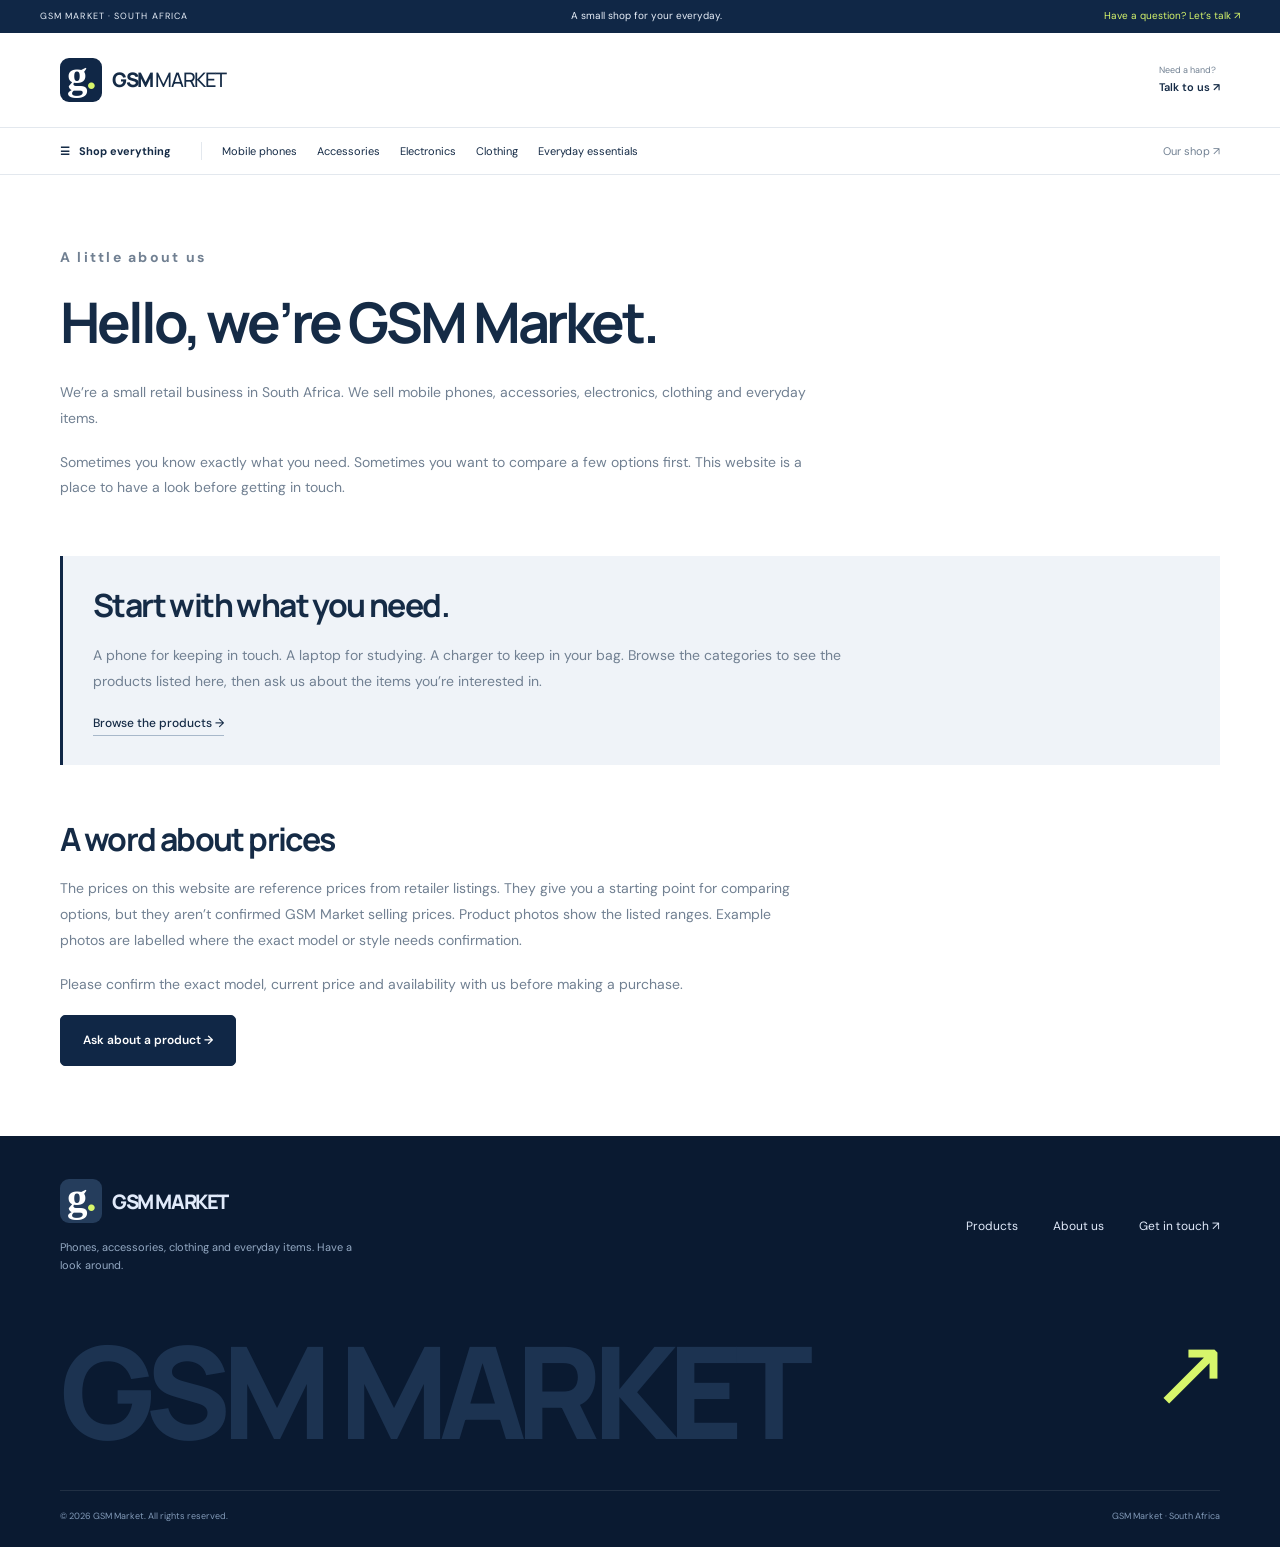
<file: about.html>
<!DOCTYPE html>
<html lang="en">
<head>
    <meta charset="UTF-8">
    <meta name="viewport" content="width=device-width, initial-scale=1.0">
    <title>GSM Market | About Us</title>
    <meta name="theme-color" content="#142d50">
    <link rel="stylesheet" href="styles.css">
</head>
<body class="about-page">

<a class="skip-link" href="#main-content">Skip to content</a>
<div class="announcement"><span>GSM MARKET · SOUTH AFRICA</span><p>A small shop for your everyday.</p><a href="contact.html">Have a question? Let’s talk ↗</a></div>
<header class="site-header">
<a class="brand" href="index.html" aria-label="GSM Market home"><span class="brand-mark" aria-hidden="true">g<span>.</span></span><span>GSM<span class="brand-light"> MARKET</span></span></a>
<div class="header-tools"><a href="contact.html" class="help-link">Need a hand?<strong>Talk to us ↗</strong></a></div>
</header><nav class="store-nav" aria-label="Main navigation"><a href="products.html">☰ &nbsp; Shop everything</a><a href="mobile-phones.html">Mobile phones</a><a href="accessories.html">Accessories</a><a href="electronics.html">Electronics</a><a href="clothing.html">Clothing</a><a href="everyday-items.html">Everyday essentials</a><a href="about.html">Our shop ↗</a></nav>

<main id="main-content" class="inner-page about-page">
    <section>
        <p class="eyebrow">A little about us</p>
        <h1>Hello, we’re GSM Market.</h1>
        <p>We’re a small retail business in South Africa. We sell mobile phones, accessories, electronics, clothing and everyday items.</p>
        <p>Sometimes you know exactly what you need. Sometimes you want to compare a few options first. This website is a place to have a look before getting in touch.</p>
    </section>
    <section class="about-note">
        <h2>Start with what you need.</h2>
        <p>A phone for keeping in touch. A laptop for studying. A charger to keep in your bag. Browse the categories to see the products listed here, then ask us about the items you’re interested in.</p>
        <a class="text-link" href="products.html">Browse the products →</a>
    </section>
    <section>
        <h2>A word about prices</h2>
        <p>The prices on this website are reference prices from retailer listings. They give you a starting point for comparing options, but they aren’t confirmed GSM Market selling prices. Product photos show the listed ranges. Example photos are labelled where the exact model or style needs confirmation.</p>
        <p>Please confirm the exact model, current price and availability with us before making a purchase.</p>
        <a class="button" href="contact.html">Ask about a product →</a>
    </section>
</main>

<footer class="site-footer"><div class="footer-top"><div><a class="brand" href="index.html"><span class="brand-mark" aria-hidden="true">g<span>.</span></span><span>GSM MARKET</span></a><p>Phones, accessories, clothing and everyday items. Have a look around.</p></div><nav aria-label="Footer navigation"><a href="products.html">Products</a><a href="about.html">About us</a><a href="contact.html">Get in touch ↗</a></nav></div><div class="footer-wordmark" aria-hidden="true">GSM MARKET<span>↗</span></div><div class="footer-bottom"><small>&copy; 2026 GSM Market. All rights reserved.</small><small>GSM Market · South Africa</small></div></footer>

</body>
</html>
</file>
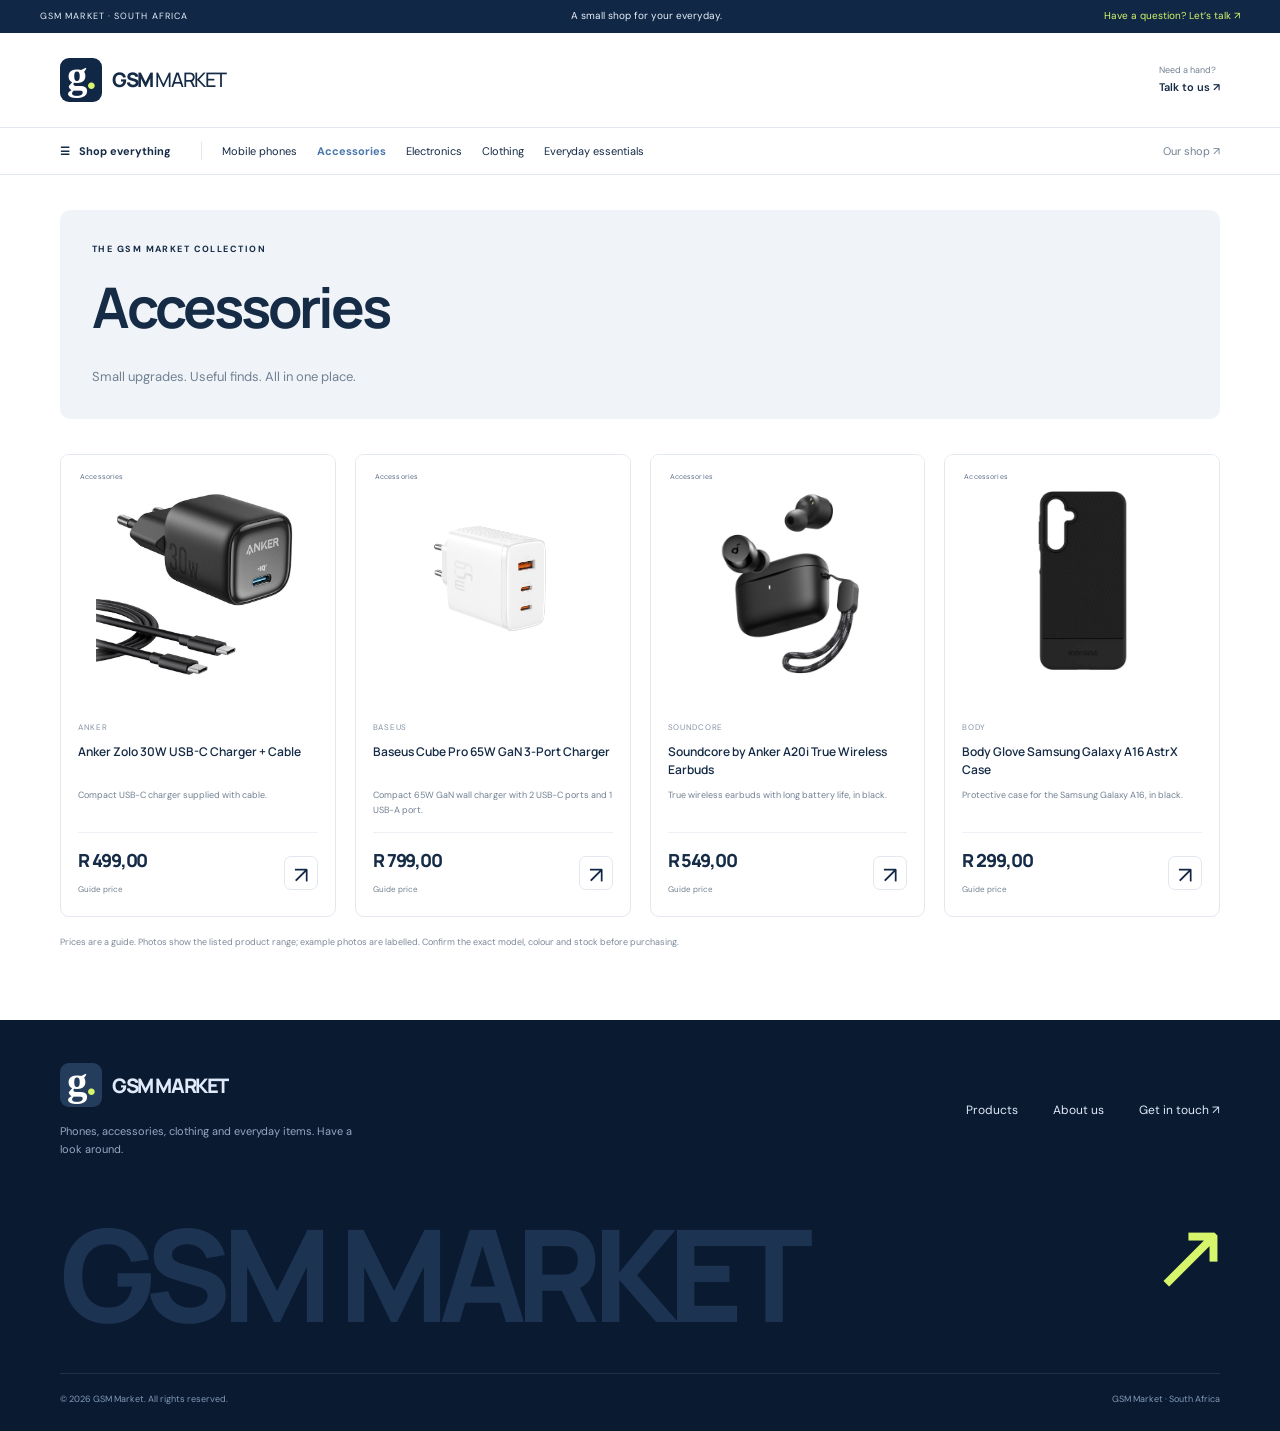
<file: accessories.html>
<!DOCTYPE html>
<html lang="en">
<head>
<meta charset="UTF-8">
<meta name="viewport" content="width=device-width, initial-scale=1.0">
<title>GSM Market | Phone Accessories</title>
    <meta name="theme-color" content="#142d50">
    <link rel="stylesheet" href="styles.css">
</head>
<body class="accessories-page">
<a class="skip-link" href="#main-content">Skip to content</a>
<div class="announcement"><span>GSM MARKET · SOUTH AFRICA</span><p>A small shop for your everyday.</p><a href="contact.html">Have a question? Let’s talk ↗</a></div>
<header class="site-header">
<a class="brand" href="index.html" aria-label="GSM Market home"><span class="brand-mark" aria-hidden="true">g<span>.</span></span><span>GSM<span class="brand-light"> MARKET</span></span></a>
<div class="header-tools"><a href="contact.html" class="help-link">Need a hand?<strong>Talk to us ↗</strong></a></div>
</header><nav class="store-nav" aria-label="Main navigation"><a href="products.html">☰ &nbsp; Shop everything</a><a href="mobile-phones.html">Mobile phones</a><a href="accessories.html" aria-current="page">Accessories</a><a href="electronics.html">Electronics</a><a href="clothing.html">Clothing</a><a href="everyday-items.html">Everyday essentials</a><a href="about.html">Our shop ↗</a></nav>

<main id="main-content" class="inner-page shop-page"><div class="catalogue-heading"><p class="eyebrow">THE GSM MARKET COLLECTION</p><h1>Accessories</h1><p>Small upgrades. Useful finds. All in one place.</p></div><div class="store-grid"><article class="store-card"><div class="store-card-image variant-0"><img src="assets/products/anker-zolo-30w.jpg" alt="Anker Zolo 30W USB-C Charger + Cable — product photo" loading="lazy"><span class="product-label">Accessories</span></div><div class="store-card-info"><span class="product-brand">Anker</span><h3>Anker Zolo 30W USB-C Charger + Cable</h3><p>Compact USB-C charger supplied with cable.</p><div class="store-card-bottom"><div><strong>R 499,00</strong><small>Guide price</small></div><a class="add-button" href="contact.html" aria-label="Ask about Anker Zolo 30W USB-C Charger + Cable">↗</a></div></div></article><article class="store-card"><div class="store-card-image variant-1"><img src="assets/products/baseus-cube-pro-65w.jpg" alt="Baseus Cube Pro 65W GaN 3-Port Charger — product photo" loading="lazy"><span class="product-label">Accessories</span></div><div class="store-card-info"><span class="product-brand">Baseus</span><h3>Baseus Cube Pro 65W GaN 3-Port Charger</h3><p>Compact 65W GaN wall charger with 2 USB-C ports and 1 USB-A port.</p><div class="store-card-bottom"><div><strong>R 799,00</strong><small>Guide price</small></div><a class="add-button" href="contact.html" aria-label="Ask about Baseus Cube Pro 65W GaN 3-Port Charger">↗</a></div></div></article><article class="store-card"><div class="store-card-image variant-2"><img src="assets/products/soundcore-a20i.webp" alt="Soundcore by Anker A20i True Wireless Earbuds — product photo" loading="lazy"><span class="product-label">Accessories</span></div><div class="store-card-info"><span class="product-brand">Soundcore</span><h3>Soundcore by Anker A20i True Wireless Earbuds</h3><p>True wireless earbuds with long battery life, in black.</p><div class="store-card-bottom"><div><strong>R 549,00</strong><small>Guide price</small></div><a class="add-button" href="contact.html" aria-label="Ask about Soundcore by Anker A20i True Wireless Earbuds">↗</a></div></div></article><article class="store-card"><div class="store-card-image variant-0"><img src="assets/products/body-glove-a16-case.webp" alt="Body Glove Samsung Galaxy A16 AstrX Case — product photo" loading="lazy"><span class="product-label">Accessories</span></div><div class="store-card-info"><span class="product-brand">Body</span><h3>Body Glove Samsung Galaxy A16 AstrX Case</h3><p>Protective case for the Samsung Galaxy A16, in black.</p><div class="store-card-bottom"><div><strong>R 299,00</strong><small>Guide price</small></div><a class="add-button" href="contact.html" aria-label="Ask about Body Glove Samsung Galaxy A16 AstrX Case">↗</a></div></div></article></div><p class="price-note">Prices are a guide. Photos show the listed product range; example photos are labelled. Confirm the exact model, colour and stock before purchasing.</p></main>

<footer class="site-footer"><div class="footer-top"><div><a class="brand" href="index.html"><span class="brand-mark" aria-hidden="true">g<span>.</span></span><span>GSM MARKET</span></a><p>Phones, accessories, clothing and everyday items. Have a look around.</p></div><nav aria-label="Footer navigation"><a href="products.html">Products</a><a href="about.html">About us</a><a href="contact.html">Get in touch ↗</a></nav></div><div class="footer-wordmark" aria-hidden="true">GSM MARKET<span>↗</span></div><div class="footer-bottom"><small>&copy; 2026 GSM Market. All rights reserved.</small><small>GSM Market · South Africa</small></div></footer>
</body>
</html>
</file>
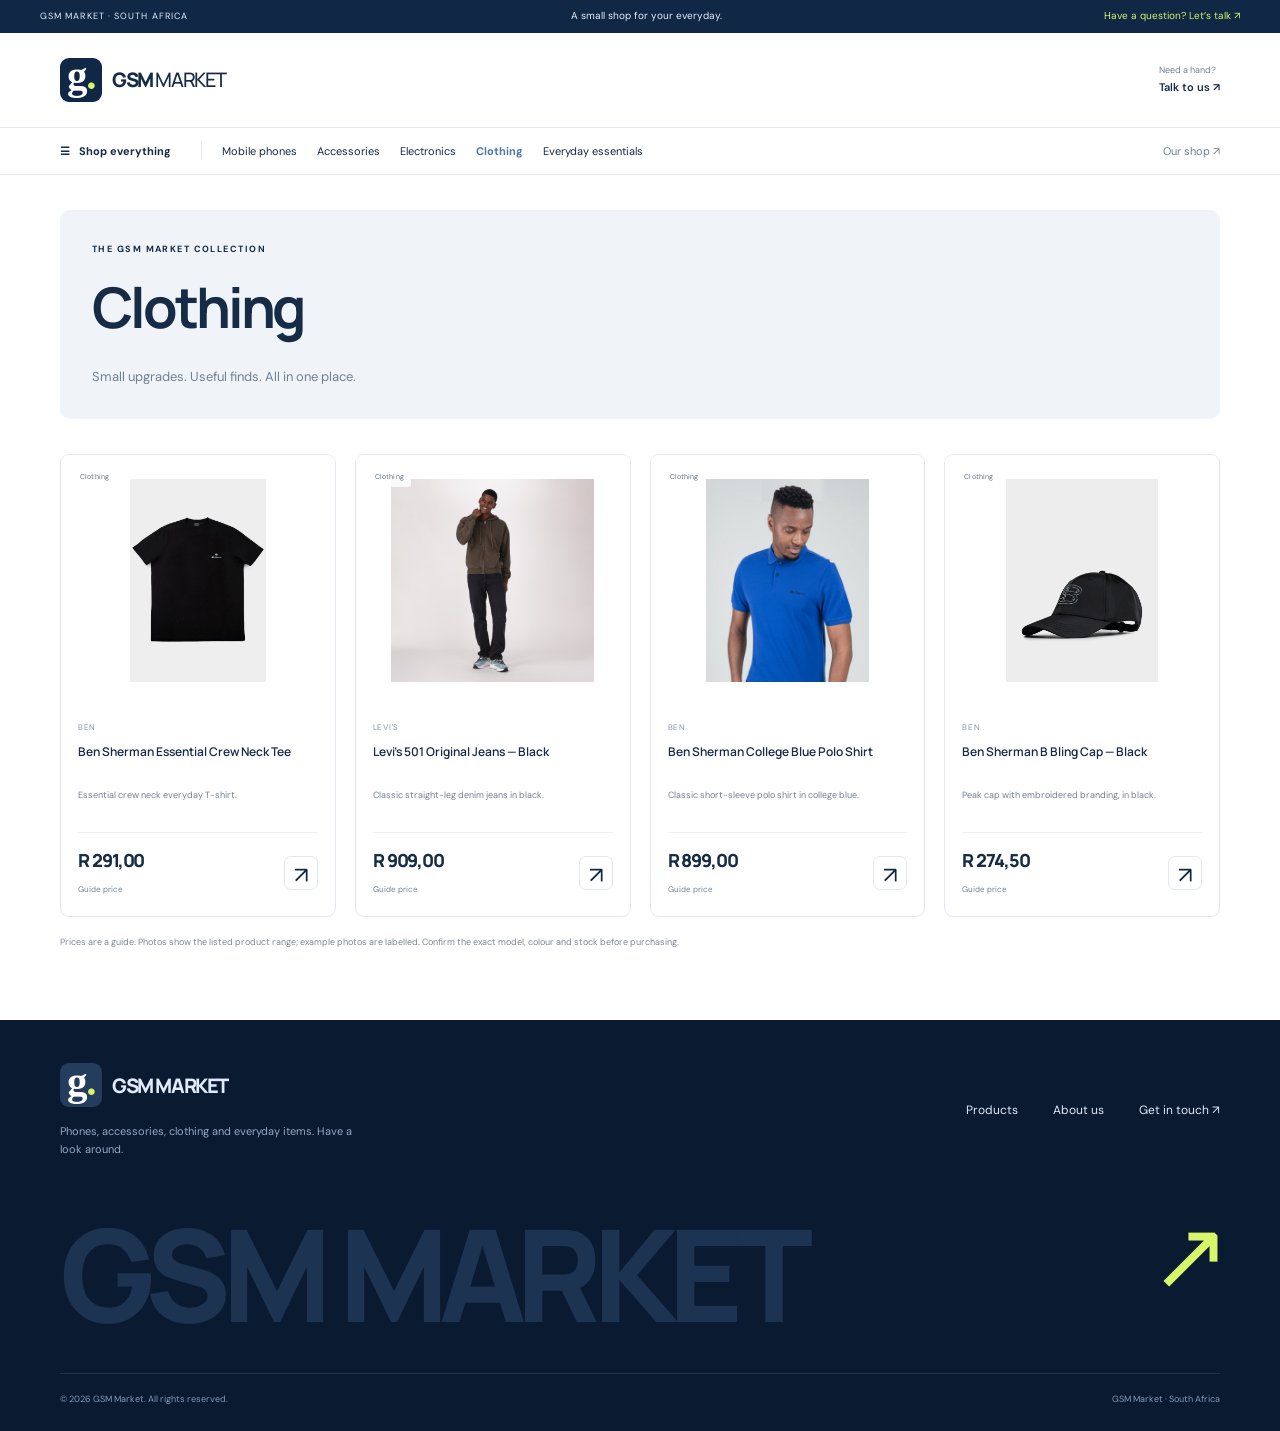
<file: clothing.html>
<!DOCTYPE html>
<html lang="en">
<head>
<meta charset="UTF-8">
<meta name="viewport" content="width=device-width, initial-scale=1.0">
<title>GSM Market | Clothing</title>
    <meta name="theme-color" content="#142d50">
    <link rel="stylesheet" href="styles.css">
</head>
<body class="clothing-page">
<a class="skip-link" href="#main-content">Skip to content</a>
<div class="announcement"><span>GSM MARKET · SOUTH AFRICA</span><p>A small shop for your everyday.</p><a href="contact.html">Have a question? Let’s talk ↗</a></div>
<header class="site-header">
<a class="brand" href="index.html" aria-label="GSM Market home"><span class="brand-mark" aria-hidden="true">g<span>.</span></span><span>GSM<span class="brand-light"> MARKET</span></span></a>
<div class="header-tools"><a href="contact.html" class="help-link">Need a hand?<strong>Talk to us ↗</strong></a></div>
</header><nav class="store-nav" aria-label="Main navigation"><a href="products.html">☰ &nbsp; Shop everything</a><a href="mobile-phones.html">Mobile phones</a><a href="accessories.html">Accessories</a><a href="electronics.html">Electronics</a><a href="clothing.html" aria-current="page">Clothing</a><a href="everyday-items.html">Everyday essentials</a><a href="about.html">Our shop ↗</a></nav>

<main id="main-content" class="inner-page shop-page"><div class="catalogue-heading"><p class="eyebrow">THE GSM MARKET COLLECTION</p><h1>Clothing</h1><p>Small upgrades. Useful finds. All in one place.</p></div><div class="store-grid"><article class="store-card"><div class="store-card-image variant-0"><img src="assets/products/ben-sherman-tee.jpg" alt="Ben Sherman Essential Crew Neck Tee — product photo" loading="lazy"><span class="product-label">Clothing</span></div><div class="store-card-info"><span class="product-brand">Ben</span><h3>Ben Sherman Essential Crew Neck Tee</h3><p>Essential crew neck everyday T-shirt.</p><div class="store-card-bottom"><div><strong>R 291,00</strong><small>Guide price</small></div><a class="add-button" href="contact.html" aria-label="Ask about Ben Sherman Essential Crew Neck Tee">↗</a></div></div></article><article class="store-card"><div class="store-card-image variant-1"><img src="assets/products/levis-501-black.jpg" alt="Levi&#39;s 501 Original Jeans in black — product photo" loading="lazy"><span class="product-label">Clothing</span></div><div class="store-card-info"><span class="product-brand">Levi&#39;s</span><h3>Levi&#39;s 501 Original Jeans — Black</h3><p>Classic straight-leg denim jeans in black.</p><div class="store-card-bottom"><div><strong>R 909,00</strong><small>Guide price</small></div><a class="add-button" href="contact.html" aria-label="Ask about Levi&#39;s 501 Original Jeans — Black">↗</a></div></div></article><article class="store-card"><div class="store-card-image variant-2"><img src="assets/products/ben-sherman-polo.jpg" alt="Ben Sherman College Blue Polo Shirt — product photo" loading="lazy"><span class="product-label">Clothing</span></div><div class="store-card-info"><span class="product-brand">Ben</span><h3>Ben Sherman College Blue Polo Shirt</h3><p>Classic short-sleeve polo shirt in college blue.</p><div class="store-card-bottom"><div><strong>R 899,00</strong><small>Guide price</small></div><a class="add-button" href="contact.html" aria-label="Ask about Ben Sherman College Blue Polo Shirt">↗</a></div></div></article><article class="store-card"><div class="store-card-image variant-0"><img src="assets/products/ben-sherman-cap.jpg" alt="Ben Sherman B Bling Cap in black — product photo" loading="lazy"><span class="product-label">Clothing</span></div><div class="store-card-info"><span class="product-brand">Ben</span><h3>Ben Sherman B Bling Cap — Black</h3><p>Peak cap with embroidered branding, in black.</p><div class="store-card-bottom"><div><strong>R 274,50</strong><small>Guide price</small></div><a class="add-button" href="contact.html" aria-label="Ask about Ben Sherman B Bling Cap — Black">↗</a></div></div></article></div><p class="price-note">Prices are a guide. Photos show the listed product range; example photos are labelled. Confirm the exact model, colour and stock before purchasing.</p></main>

<footer class="site-footer"><div class="footer-top"><div><a class="brand" href="index.html"><span class="brand-mark" aria-hidden="true">g<span>.</span></span><span>GSM MARKET</span></a><p>Phones, accessories, clothing and everyday items. Have a look around.</p></div><nav aria-label="Footer navigation"><a href="products.html">Products</a><a href="about.html">About us</a><a href="contact.html">Get in touch ↗</a></nav></div><div class="footer-wordmark" aria-hidden="true">GSM MARKET<span>↗</span></div><div class="footer-bottom"><small>&copy; 2026 GSM Market. All rights reserved.</small><small>GSM Market · South Africa</small></div></footer>
</body>
</html>
</file>
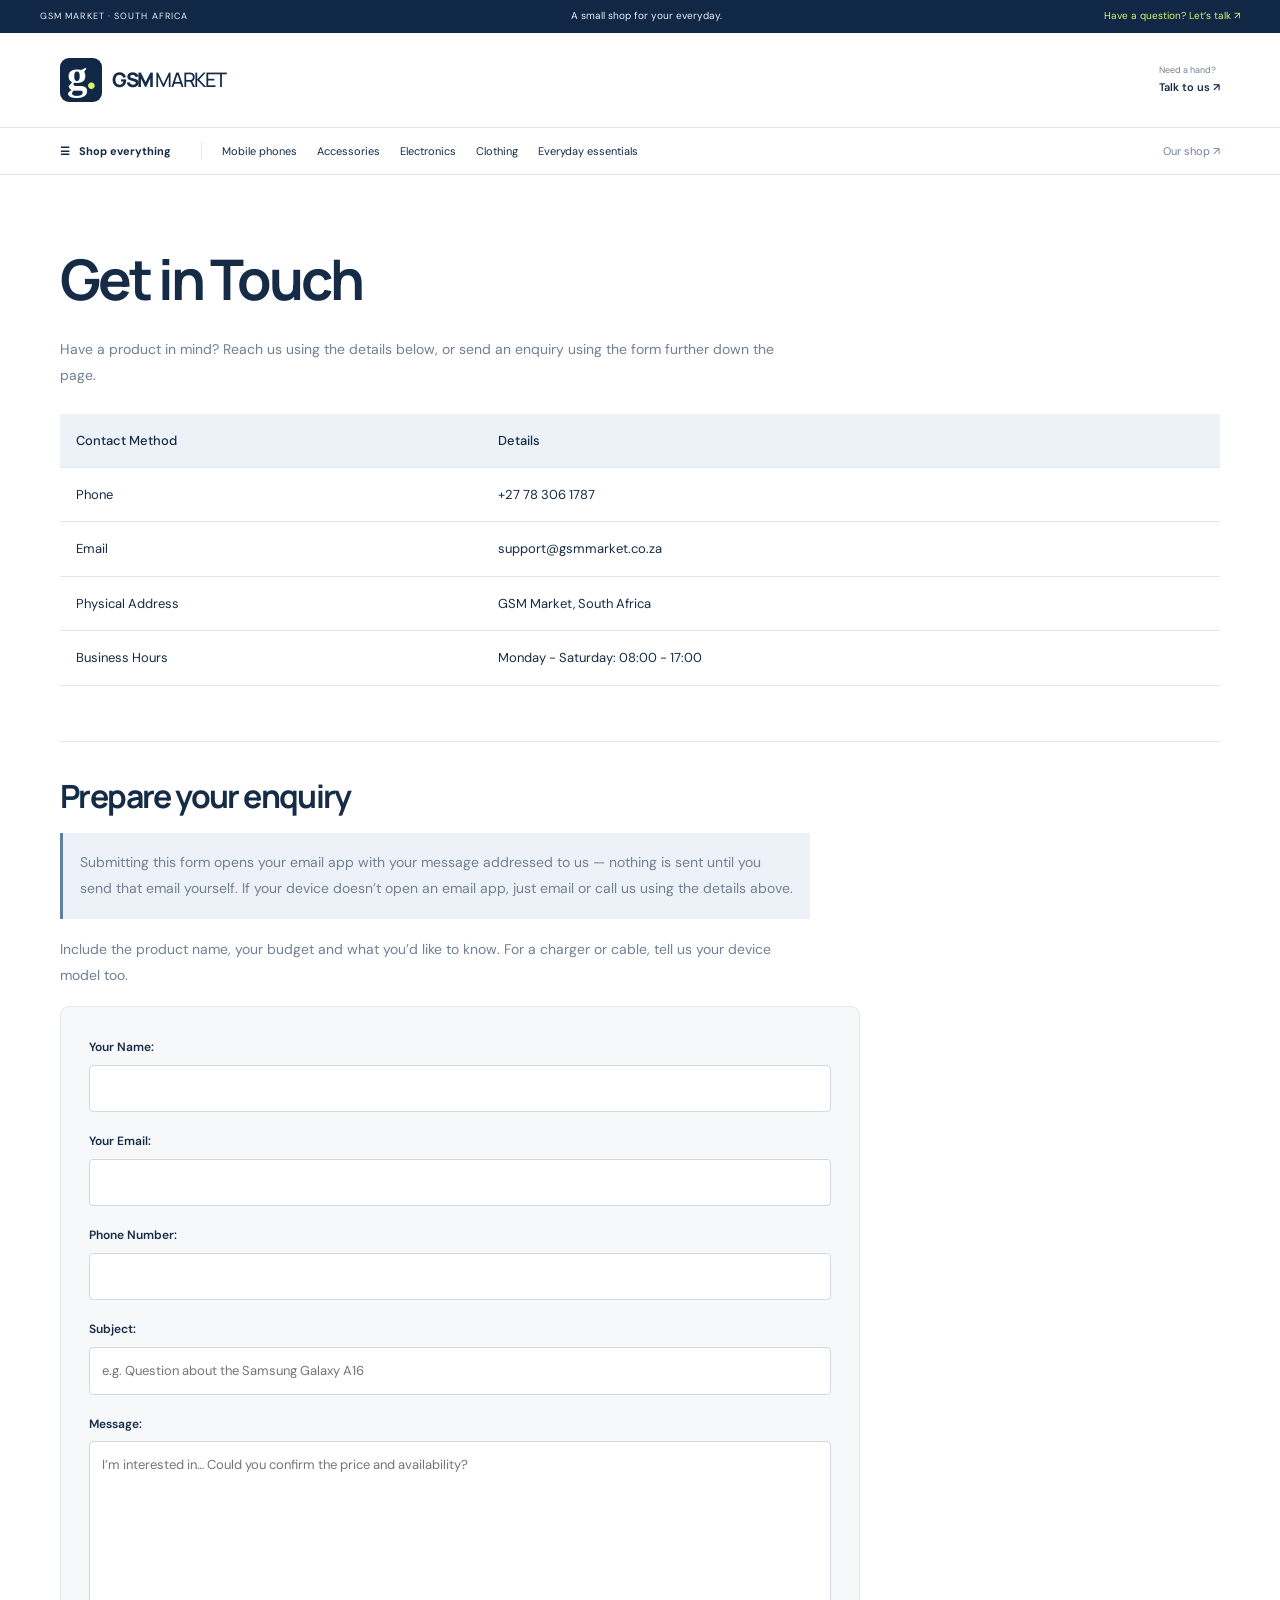
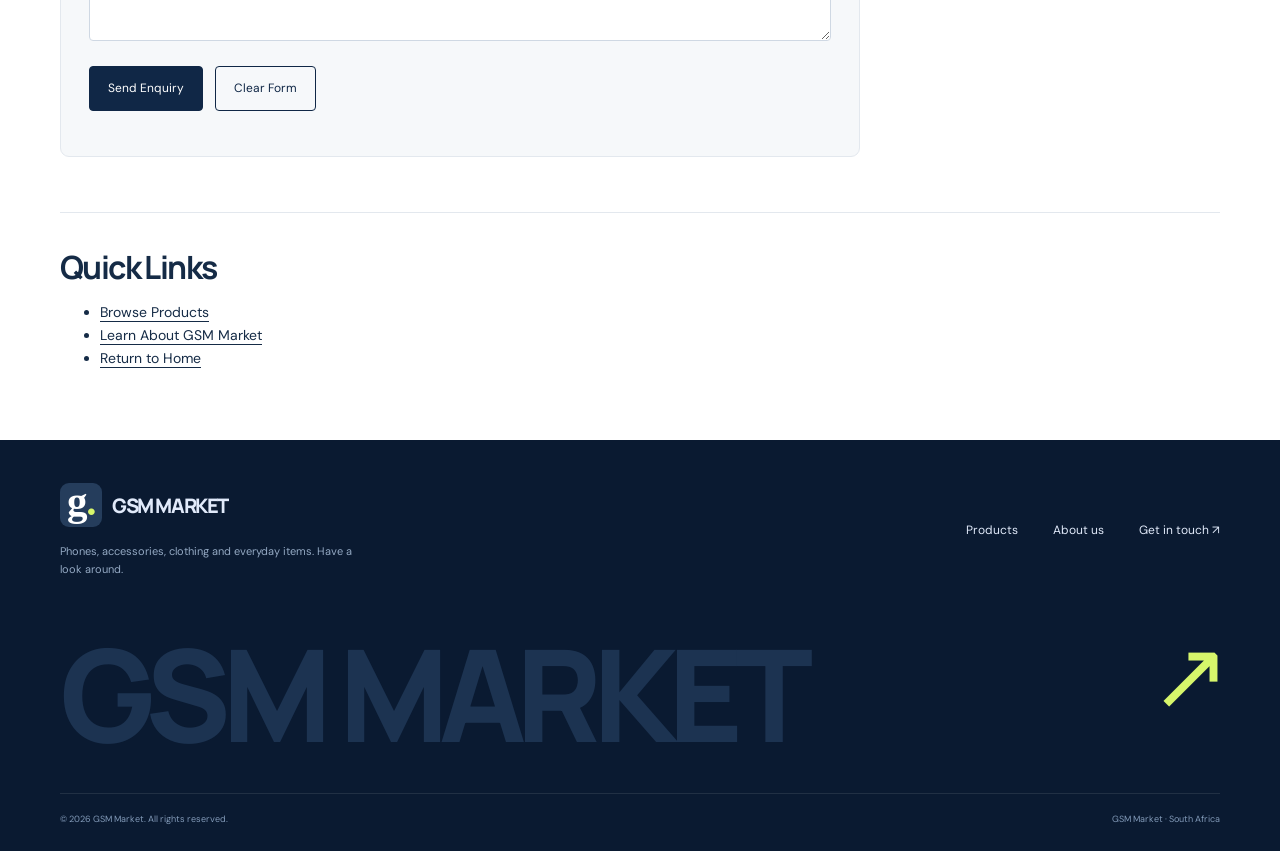
<file: contact.html>
<!DOCTYPE html>
<html lang="en">
<head>
    <meta charset="UTF-8">
    <meta name="viewport" content="width=device-width, initial-scale=1.0">
    <title>GSM Market | Contact Us</title>
    <meta name="theme-color" content="#142d50">
    <link rel="stylesheet" href="styles.css">
</head>
<body class="contact-page">

<a class="skip-link" href="#main-content">Skip to content</a>
<div class="announcement"><span>GSM MARKET · SOUTH AFRICA</span><p>A small shop for your everyday.</p><a href="contact.html">Have a question? Let’s talk ↗</a></div>
<header class="site-header">
<a class="brand" href="index.html" aria-label="GSM Market home"><span class="brand-mark" aria-hidden="true">g<span>.</span></span><span>GSM<span class="brand-light"> MARKET</span></span></a>
<div class="header-tools"><a href="contact.html" class="help-link">Need a hand?<strong>Talk to us ↗</strong></a></div>
</header><nav class="store-nav" aria-label="Main navigation"><a href="products.html">☰ &nbsp; Shop everything</a><a href="mobile-phones.html">Mobile phones</a><a href="accessories.html">Accessories</a><a href="electronics.html">Electronics</a><a href="clothing.html">Clothing</a><a href="everyday-items.html">Everyday essentials</a><a href="about.html">Our shop ↗</a></nav>

<main id="main-content" class="inner-page">
    <section>
        <h1>Get in Touch</h1>
        <p>
            Have a product in mind? Reach us using the details below, or send an enquiry using the form further down the page.
        </p>

        <table class="info-table">
            <tr>
                <th>Contact Method</th>
                <th>Details</th>
            </tr>
            <tr>
                <td>Phone</td>
                <td><a href="tel:+27783061787">+27 78 306 1787</a></td>
            </tr>
            <tr>
                <td>Email</td>
                <td><a href="mailto:support@gsmmarket.co.za">support@gsmmarket.co.za</a></td>
            </tr>
            <tr>
                <td>Physical Address</td>
                <td>GSM Market, South Africa</td>
            </tr>
            <tr>
                <td>Business Hours</td>
                <td>Monday - Saturday: 08:00 - 17:00</td>
            </tr>
        </table>
    </section>

    <hr>

    <section>
        <h2>Prepare your enquiry</h2><p class="contact-setup-note">Submitting this form opens your email app with your message addressed to us — nothing is sent until you send that email yourself. If your device doesn’t open an email app, just email or call us using the details above.</p>
        <p>Include the product name, your budget and what you’d like to know. For a charger or cable, tell us your device model too.</p>

        <form id="enquiry-form" action="mailto:support@gsmmarket.co.za" method="post" enctype="text/plain">
            <p>
                <label for="name"><strong>Your Name:</strong></label><br>
                <input autocomplete="name" type="text" id="name" name="name" size="50" required>
            </p>

            <p>
                <label for="email"><strong>Your Email:</strong></label><br>
                <input autocomplete="email" type="email" id="email" name="email" size="50" required>
            </p>

            <p>
                <label for="phone"><strong>Phone Number:</strong></label><br>
                <input autocomplete="tel" type="tel" id="phone" name="phone" size="50">
            </p>

            <p>
                <label for="subject"><strong>Subject:</strong></label><br>
                <input type="text" id="subject" name="subject" size="50" placeholder="e.g. Question about the Samsung Galaxy A16">
            </p>

            <p>
                <label for="message"><strong>Message:</strong></label><br>
                <textarea id="message" name="message" rows="8" cols="52" placeholder="I’m interested in… Could you confirm the price and availability?" required></textarea>
            </p>

            <p>
                <button type="submit">Send Enquiry</button>
                <button type="reset">Clear Form</button>
            </p>
        </form>
    </section>

    <hr>

    <section>
        <h2>Quick Links</h2>
        <ul>
            <li><a href="products.html">Browse Products</a></li>
            <li><a href="about.html">Learn About GSM Market</a></li>
            <li><a href="index.html">Return to Home</a></li>
        </ul>
    </section>
</main>

<footer class="site-footer"><div class="footer-top"><div><a class="brand" href="index.html"><span class="brand-mark" aria-hidden="true">g<span>.</span></span><span>GSM MARKET</span></a><p>Phones, accessories, clothing and everyday items. Have a look around.</p></div><nav aria-label="Footer navigation"><a href="products.html">Products</a><a href="about.html">About us</a><a href="contact.html">Get in touch ↗</a></nav></div><div class="footer-wordmark" aria-hidden="true">GSM MARKET<span>↗</span></div><div class="footer-bottom"><small>&copy; 2026 GSM Market. All rights reserved.</small><small>GSM Market · South Africa</small></div></footer>

</body>
</html>
</file>
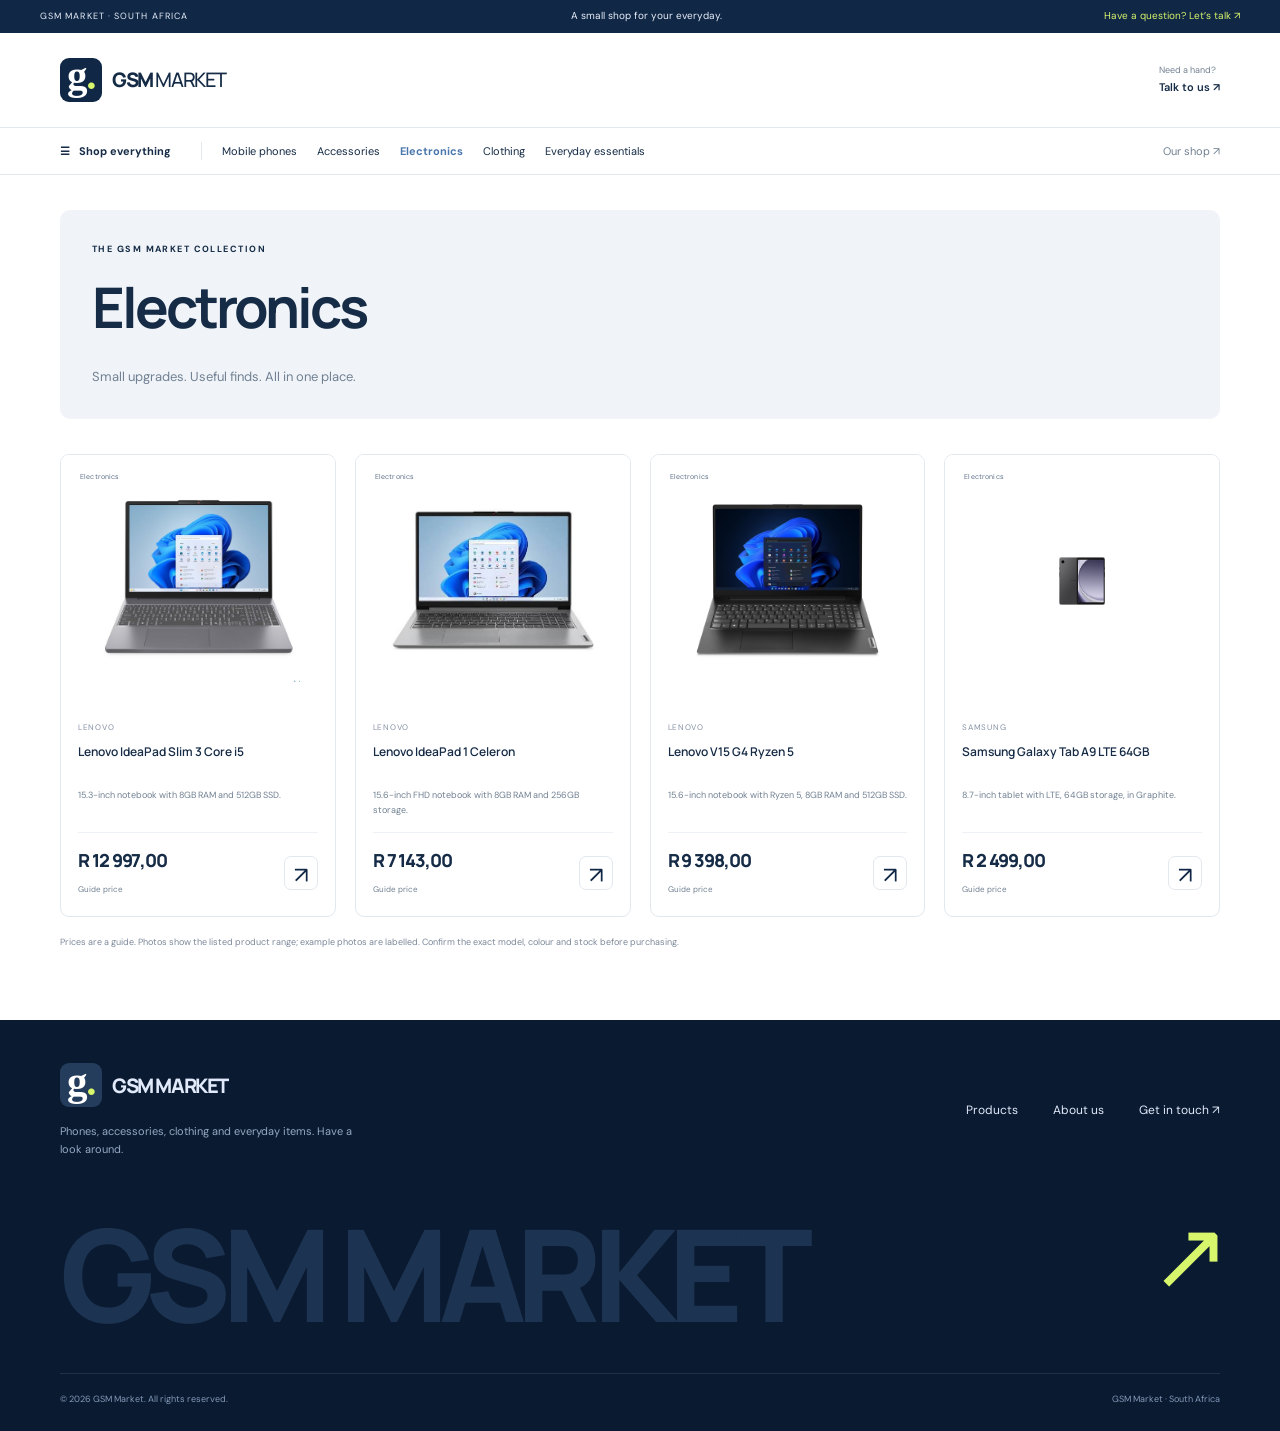
<file: electronics.html>
<!DOCTYPE html>
<html lang="en">
<head>
<meta charset="UTF-8">
<meta name="viewport" content="width=device-width, initial-scale=1.0">
<title>GSM Market | Electronics</title>
    <meta name="theme-color" content="#142d50">
    <link rel="stylesheet" href="styles.css">
</head>
<body class="electronics-page">
<a class="skip-link" href="#main-content">Skip to content</a>
<div class="announcement"><span>GSM MARKET · SOUTH AFRICA</span><p>A small shop for your everyday.</p><a href="contact.html">Have a question? Let’s talk ↗</a></div>
<header class="site-header">
<a class="brand" href="index.html" aria-label="GSM Market home"><span class="brand-mark" aria-hidden="true">g<span>.</span></span><span>GSM<span class="brand-light"> MARKET</span></span></a>
<div class="header-tools"><a href="contact.html" class="help-link">Need a hand?<strong>Talk to us ↗</strong></a></div>
</header><nav class="store-nav" aria-label="Main navigation"><a href="products.html">☰ &nbsp; Shop everything</a><a href="mobile-phones.html">Mobile phones</a><a href="accessories.html">Accessories</a><a href="electronics.html" aria-current="page">Electronics</a><a href="clothing.html">Clothing</a><a href="everyday-items.html">Everyday essentials</a><a href="about.html">Our shop ↗</a></nav>

<main id="main-content" class="inner-page shop-page"><div class="catalogue-heading"><p class="eyebrow">THE GSM MARKET COLLECTION</p><h1>Electronics</h1><p>Small upgrades. Useful finds. All in one place.</p></div><div class="store-grid"><article class="store-card"><div class="store-card-image variant-0"><img src="assets/products/lenovo-slim-3.jpg" alt="Lenovo IdeaPad Slim 3 Core i5 — product photo" loading="lazy"><span class="product-label">Electronics</span></div><div class="store-card-info"><span class="product-brand">Lenovo</span><h3>Lenovo IdeaPad Slim 3 Core i5</h3><p>15.3-inch notebook with 8GB RAM and 512GB SSD.</p><div class="store-card-bottom"><div><strong>R 12 997,00</strong><small>Guide price</small></div><a class="add-button" href="contact.html" aria-label="Ask about Lenovo IdeaPad Slim 3 Core i5">↗</a></div></div></article><article class="store-card"><div class="store-card-image variant-1"><img src="assets/products/lenovo-ideapad-1.jpg" alt="Lenovo IdeaPad 1 Celeron — product photo" loading="lazy"><span class="product-label">Electronics</span></div><div class="store-card-info"><span class="product-brand">Lenovo</span><h3>Lenovo IdeaPad 1 Celeron</h3><p>15.6-inch FHD notebook with 8GB RAM and 256GB storage.</p><div class="store-card-bottom"><div><strong>R 7 143,00</strong><small>Guide price</small></div><a class="add-button" href="contact.html" aria-label="Ask about Lenovo IdeaPad 1 Celeron">↗</a></div></div></article><article class="store-card"><div class="store-card-image variant-2"><img src="assets/products/lenovo-v15.jpg" alt="Lenovo V15 G4 Ryzen 5 — product photo" loading="lazy"><span class="product-label">Electronics</span></div><div class="store-card-info"><span class="product-brand">Lenovo</span><h3>Lenovo V15 G4 Ryzen 5</h3><p>15.6-inch notebook with Ryzen 5, 8GB RAM and 512GB SSD.</p><div class="store-card-bottom"><div><strong>R 9 398,00</strong><small>Guide price</small></div><a class="add-button" href="contact.html" aria-label="Ask about Lenovo V15 G4 Ryzen 5">↗</a></div></div></article><article class="store-card"><div class="store-card-image variant-0"><img src="assets/products/galaxy-tab-a9.png" alt="Samsung Galaxy Tab A9 LTE 64GB in Graphite — product photo" loading="lazy"><span class="product-label">Electronics</span></div><div class="store-card-info"><span class="product-brand">Samsung</span><h3>Samsung Galaxy Tab A9 LTE 64GB</h3><p>8.7-inch tablet with LTE, 64GB storage, in Graphite.</p><div class="store-card-bottom"><div><strong>R 2 499,00</strong><small>Guide price</small></div><a class="add-button" href="contact.html" aria-label="Ask about Samsung Galaxy Tab A9 LTE 64GB">↗</a></div></div></article></div><p class="price-note">Prices are a guide. Photos show the listed product range; example photos are labelled. Confirm the exact model, colour and stock before purchasing.</p></main>

<footer class="site-footer"><div class="footer-top"><div><a class="brand" href="index.html"><span class="brand-mark" aria-hidden="true">g<span>.</span></span><span>GSM MARKET</span></a><p>Phones, accessories, clothing and everyday items. Have a look around.</p></div><nav aria-label="Footer navigation"><a href="products.html">Products</a><a href="about.html">About us</a><a href="contact.html">Get in touch ↗</a></nav></div><div class="footer-wordmark" aria-hidden="true">GSM MARKET<span>↗</span></div><div class="footer-bottom"><small>&copy; 2026 GSM Market. All rights reserved.</small><small>GSM Market · South Africa</small></div></footer>
</body>
</html>
</file>
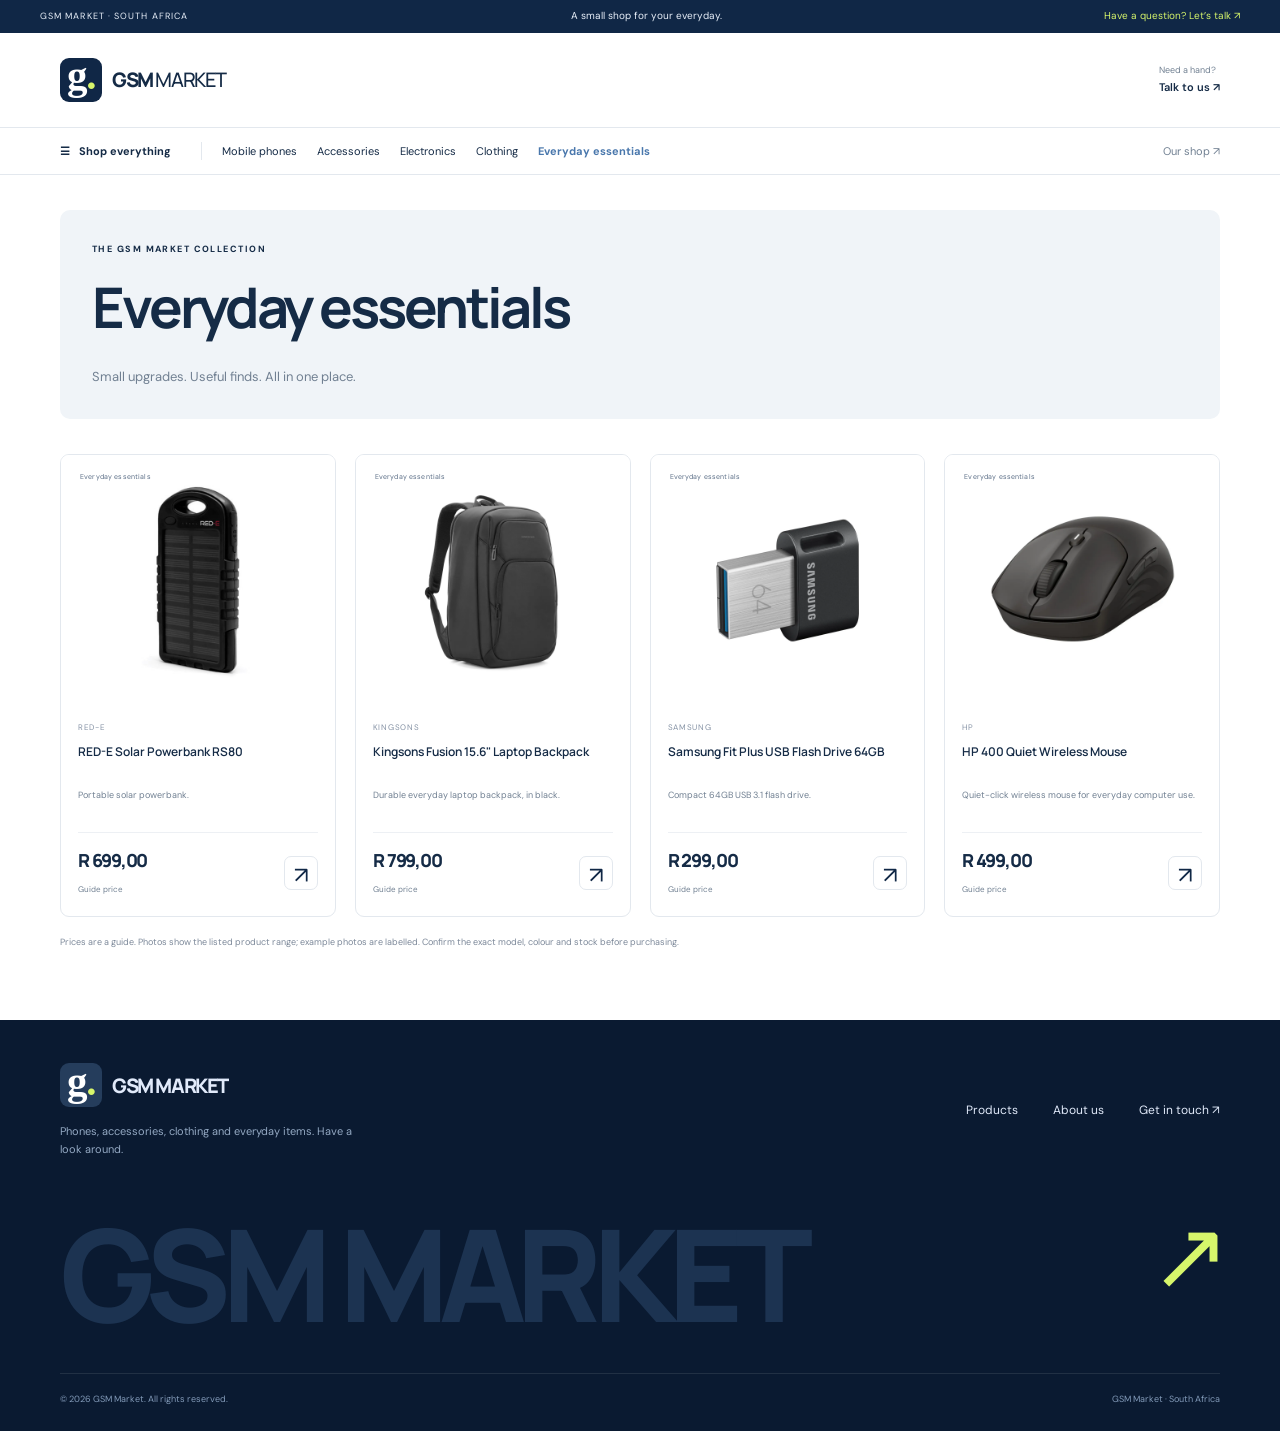
<file: everyday-items.html>
<!DOCTYPE html>
<html lang="en">
<head>
<meta charset="UTF-8">
<meta name="viewport" content="width=device-width, initial-scale=1.0">
<title>GSM Market | Everyday Items</title>
    <meta name="theme-color" content="#142d50">
    <link rel="stylesheet" href="styles.css">
</head>
<body class="everyday-items-page">
<a class="skip-link" href="#main-content">Skip to content</a>
<div class="announcement"><span>GSM MARKET · SOUTH AFRICA</span><p>A small shop for your everyday.</p><a href="contact.html">Have a question? Let’s talk ↗</a></div>
<header class="site-header">
<a class="brand" href="index.html" aria-label="GSM Market home"><span class="brand-mark" aria-hidden="true">g<span>.</span></span><span>GSM<span class="brand-light"> MARKET</span></span></a>
<div class="header-tools"><a href="contact.html" class="help-link">Need a hand?<strong>Talk to us ↗</strong></a></div>
</header><nav class="store-nav" aria-label="Main navigation"><a href="products.html">☰ &nbsp; Shop everything</a><a href="mobile-phones.html">Mobile phones</a><a href="accessories.html">Accessories</a><a href="electronics.html">Electronics</a><a href="clothing.html">Clothing</a><a href="everyday-items.html" aria-current="page">Everyday essentials</a><a href="about.html">Our shop ↗</a></nav>

<main id="main-content" class="inner-page shop-page"><div class="catalogue-heading"><p class="eyebrow">THE GSM MARKET COLLECTION</p><h1>Everyday essentials</h1><p>Small upgrades. Useful finds. All in one place.</p></div><div class="store-grid"><article class="store-card"><div class="store-card-image variant-0"><img src="assets/products/rede-rs80.jpg" alt="RED-E Solar Powerbank RS80 — product photo" loading="lazy"><span class="product-label">Everyday essentials</span></div><div class="store-card-info"><span class="product-brand">RED-E</span><h3>RED-E Solar Powerbank RS80</h3><p>Portable solar powerbank.</p><div class="store-card-bottom"><div><strong>R 699,00</strong><small>Guide price</small></div><a class="add-button" href="contact.html" aria-label="Ask about RED-E Solar Powerbank RS80">↗</a></div></div></article><article class="store-card"><div class="store-card-image variant-1"><img src="assets/products/kingsons-fusion-backpack.webp" alt="Kingsons Fusion 15.6 inch Laptop Backpack — product photo" loading="lazy"><span class="product-label">Everyday essentials</span></div><div class="store-card-info"><span class="product-brand">Kingsons</span><h3>Kingsons Fusion 15.6&quot; Laptop Backpack</h3><p>Durable everyday laptop backpack, in black.</p><div class="store-card-bottom"><div><strong>R 799,00</strong><small>Guide price</small></div><a class="add-button" href="contact.html" aria-label="Ask about Kingsons Fusion 15.6&quot; Laptop Backpack">↗</a></div></div></article><article class="store-card"><div class="store-card-image variant-2"><img src="assets/products/samsung-fit-plus-64gb.webp" alt="Samsung Fit Plus USB Flash Drive 64GB — product photo" loading="lazy"><span class="product-label">Everyday essentials</span></div><div class="store-card-info"><span class="product-brand">Samsung</span><h3>Samsung Fit Plus USB Flash Drive 64GB</h3><p>Compact 64GB USB 3.1 flash drive.</p><div class="store-card-bottom"><div><strong>R 299,00</strong><small>Guide price</small></div><a class="add-button" href="contact.html" aria-label="Ask about Samsung Fit Plus USB Flash Drive 64GB">↗</a></div></div></article><article class="store-card"><div class="store-card-image variant-0"><img src="assets/products/hp-400-wireless-mouse.webp" alt="HP 400 Quiet Wireless Mouse — product photo" loading="lazy"><span class="product-label">Everyday essentials</span></div><div class="store-card-info"><span class="product-brand">HP</span><h3>HP 400 Quiet Wireless Mouse</h3><p>Quiet-click wireless mouse for everyday computer use.</p><div class="store-card-bottom"><div><strong>R 499,00</strong><small>Guide price</small></div><a class="add-button" href="contact.html" aria-label="Ask about HP 400 Quiet Wireless Mouse">↗</a></div></div></article></div><p class="price-note">Prices are a guide. Photos show the listed product range; example photos are labelled. Confirm the exact model, colour and stock before purchasing.</p></main>

<footer class="site-footer"><div class="footer-top"><div><a class="brand" href="index.html"><span class="brand-mark" aria-hidden="true">g<span>.</span></span><span>GSM MARKET</span></a><p>Phones, accessories, clothing and everyday items. Have a look around.</p></div><nav aria-label="Footer navigation"><a href="products.html">Products</a><a href="about.html">About us</a><a href="contact.html">Get in touch ↗</a></nav></div><div class="footer-wordmark" aria-hidden="true">GSM MARKET<span>↗</span></div><div class="footer-bottom"><small>&copy; 2026 GSM Market. All rights reserved.</small><small>GSM Market · South Africa</small></div></footer>
</body>
</html>
</file>
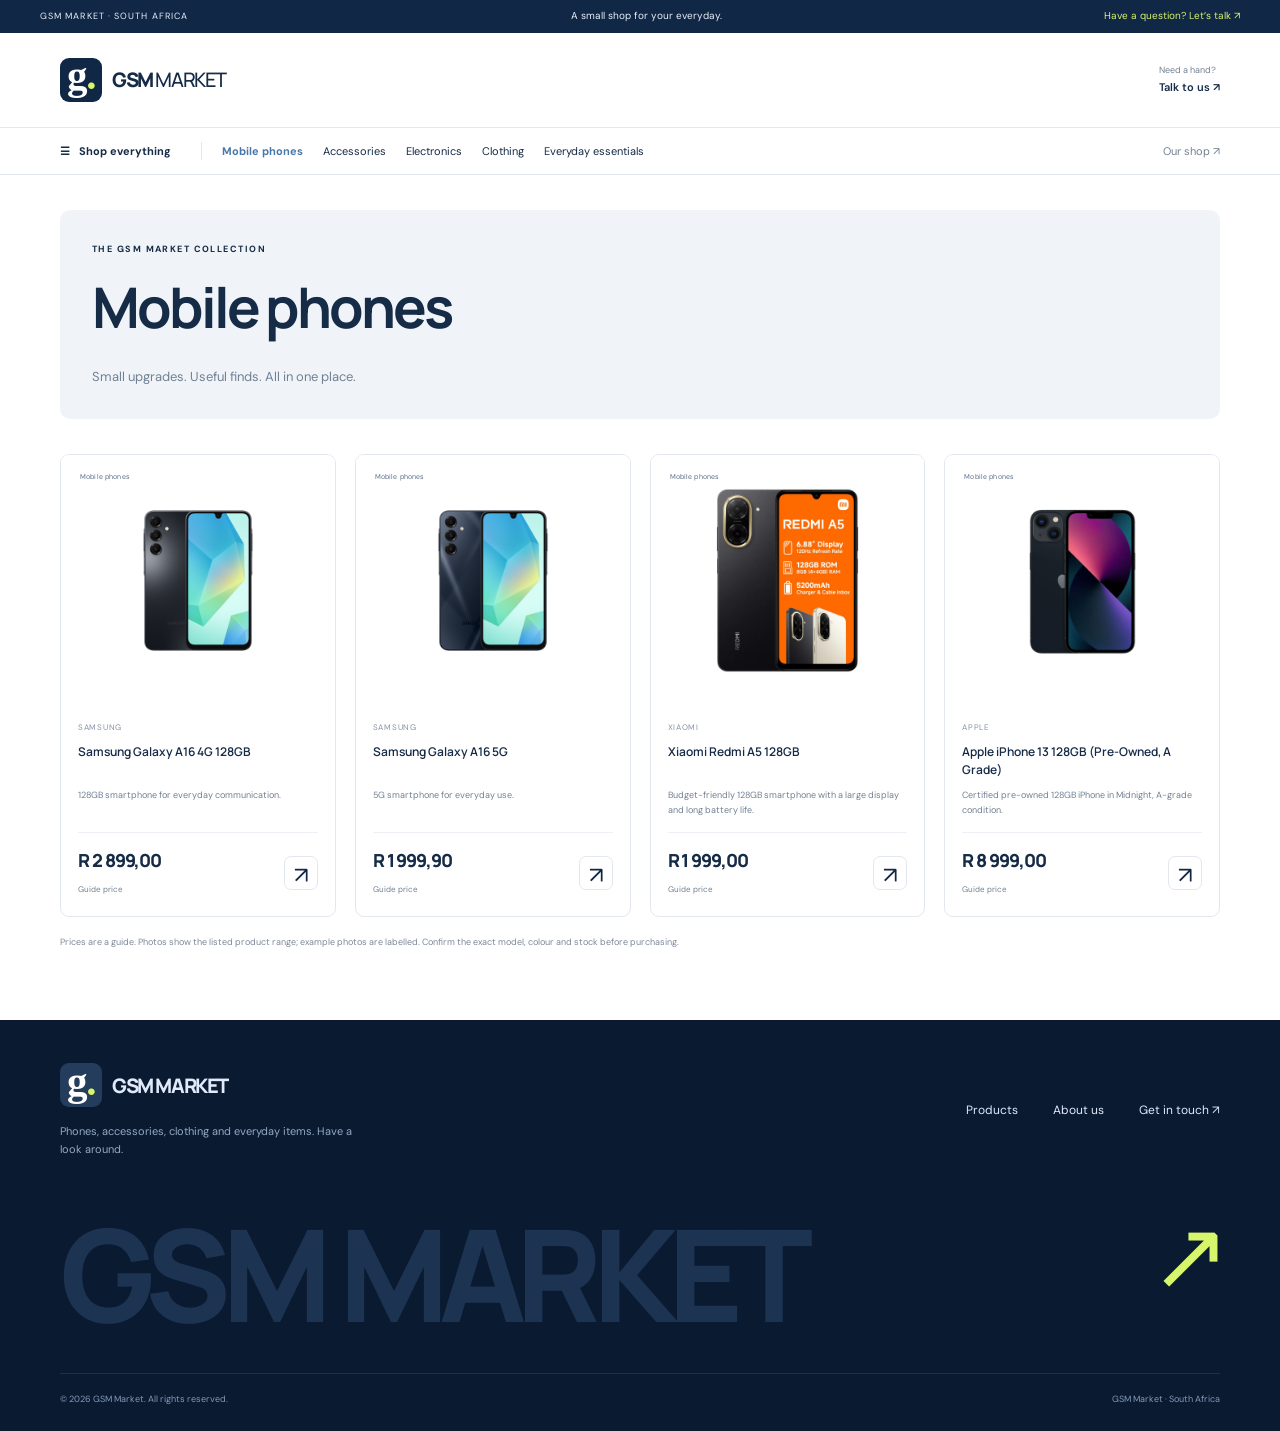
<file: mobile-phones.html>
<!DOCTYPE html>
<html lang="en">
<head>
<meta charset="UTF-8">
<meta name="viewport" content="width=device-width, initial-scale=1.0">
<title>GSM Market | Mobile Phones</title>
    <meta name="theme-color" content="#142d50">
    <link rel="stylesheet" href="styles.css">
</head>
<body class="mobile-phones-page">
<a class="skip-link" href="#main-content">Skip to content</a>
<div class="announcement"><span>GSM MARKET · SOUTH AFRICA</span><p>A small shop for your everyday.</p><a href="contact.html">Have a question? Let’s talk ↗</a></div>
<header class="site-header">
<a class="brand" href="index.html" aria-label="GSM Market home"><span class="brand-mark" aria-hidden="true">g<span>.</span></span><span>GSM<span class="brand-light"> MARKET</span></span></a>
<div class="header-tools"><a href="contact.html" class="help-link">Need a hand?<strong>Talk to us ↗</strong></a></div>
</header><nav class="store-nav" aria-label="Main navigation"><a href="products.html">☰ &nbsp; Shop everything</a><a href="mobile-phones.html" aria-current="page">Mobile phones</a><a href="accessories.html">Accessories</a><a href="electronics.html">Electronics</a><a href="clothing.html">Clothing</a><a href="everyday-items.html">Everyday essentials</a><a href="about.html">Our shop ↗</a></nav>

<main id="main-content" class="inner-page shop-page"><div class="catalogue-heading"><p class="eyebrow">THE GSM MARKET COLLECTION</p><h1>Mobile phones</h1><p>Small upgrades. Useful finds. All in one place.</p></div><div class="store-grid"><article class="store-card"><div class="store-card-image variant-0"><img src="assets/products/galaxy-a16-4g.png" alt="Samsung Galaxy A16 4G 128GB — product photo" loading="lazy"><span class="product-label">Mobile phones</span></div><div class="store-card-info"><span class="product-brand">Samsung</span><h3>Samsung Galaxy A16 4G 128GB</h3><p>128GB smartphone for everyday communication.</p><div class="store-card-bottom"><div><strong>R 2 899,00</strong><small>Guide price</small></div><a class="add-button" href="contact.html" aria-label="Ask about Samsung Galaxy A16 4G 128GB">↗</a></div></div></article><article class="store-card"><div class="store-card-image variant-1"><img src="assets/products/galaxy-a16-5g.png" alt="Samsung Galaxy A16 5G — product photo" loading="lazy"><span class="product-label">Mobile phones</span></div><div class="store-card-info"><span class="product-brand">Samsung</span><h3>Samsung Galaxy A16 5G</h3><p>5G smartphone for everyday use.</p><div class="store-card-bottom"><div><strong>R 1 999,90</strong><small>Guide price</small></div><a class="add-button" href="contact.html" aria-label="Ask about Samsung Galaxy A16 5G">↗</a></div></div></article><article class="store-card"><div class="store-card-image variant-2"><img src="assets/products/redmi-a5.webp" alt="Xiaomi Redmi A5 128GB — product photo" loading="lazy"><span class="product-label">Mobile phones</span></div><div class="store-card-info"><span class="product-brand">Xiaomi</span><h3>Xiaomi Redmi A5 128GB</h3><p>Budget-friendly 128GB smartphone with a large display and long battery life.</p><div class="store-card-bottom"><div><strong>R 1 999,00</strong><small>Guide price</small></div><a class="add-button" href="contact.html" aria-label="Ask about Xiaomi Redmi A5 128GB">↗</a></div></div></article><article class="store-card"><div class="store-card-image variant-0"><img src="assets/products/iphone-13.webp" alt="Apple iPhone 13 128GB in Midnight — pre-owned A grade product photo" loading="lazy"><span class="product-label">Mobile phones</span></div><div class="store-card-info"><span class="product-brand">Apple</span><h3>Apple iPhone 13 128GB (Pre-Owned, A Grade)</h3><p>Certified pre-owned 128GB iPhone in Midnight, A-grade condition.</p><div class="store-card-bottom"><div><strong>R 8 999,00</strong><small>Guide price</small></div><a class="add-button" href="contact.html" aria-label="Ask about Apple iPhone 13 128GB (Pre-Owned, A Grade)">↗</a></div></div></article></div><p class="price-note">Prices are a guide. Photos show the listed product range; example photos are labelled. Confirm the exact model, colour and stock before purchasing.</p></main>

<footer class="site-footer"><div class="footer-top"><div><a class="brand" href="index.html"><span class="brand-mark" aria-hidden="true">g<span>.</span></span><span>GSM MARKET</span></a><p>Phones, accessories, clothing and everyday items. Have a look around.</p></div><nav aria-label="Footer navigation"><a href="products.html">Products</a><a href="about.html">About us</a><a href="contact.html">Get in touch ↗</a></nav></div><div class="footer-wordmark" aria-hidden="true">GSM MARKET<span>↗</span></div><div class="footer-bottom"><small>&copy; 2026 GSM Market. All rights reserved.</small><small>GSM Market · South Africa</small></div></footer>
</body>
</html>
</file>
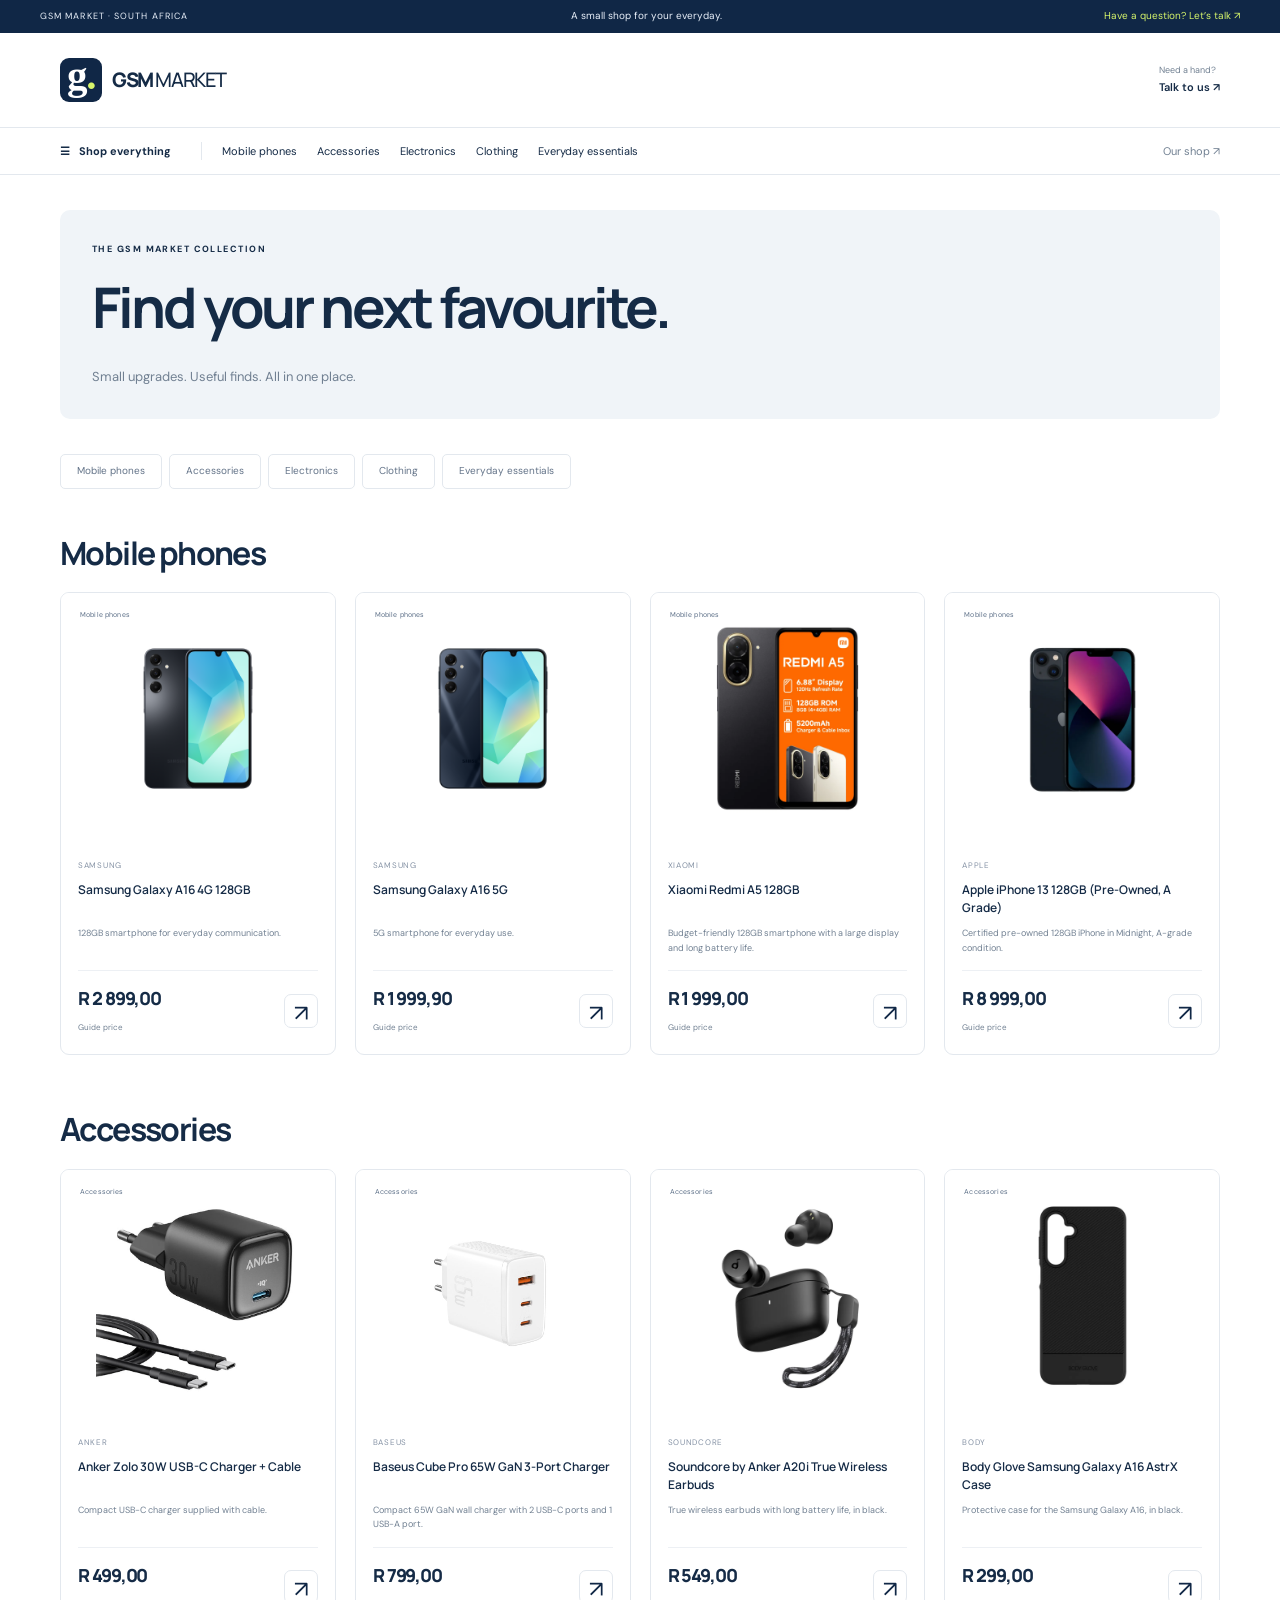
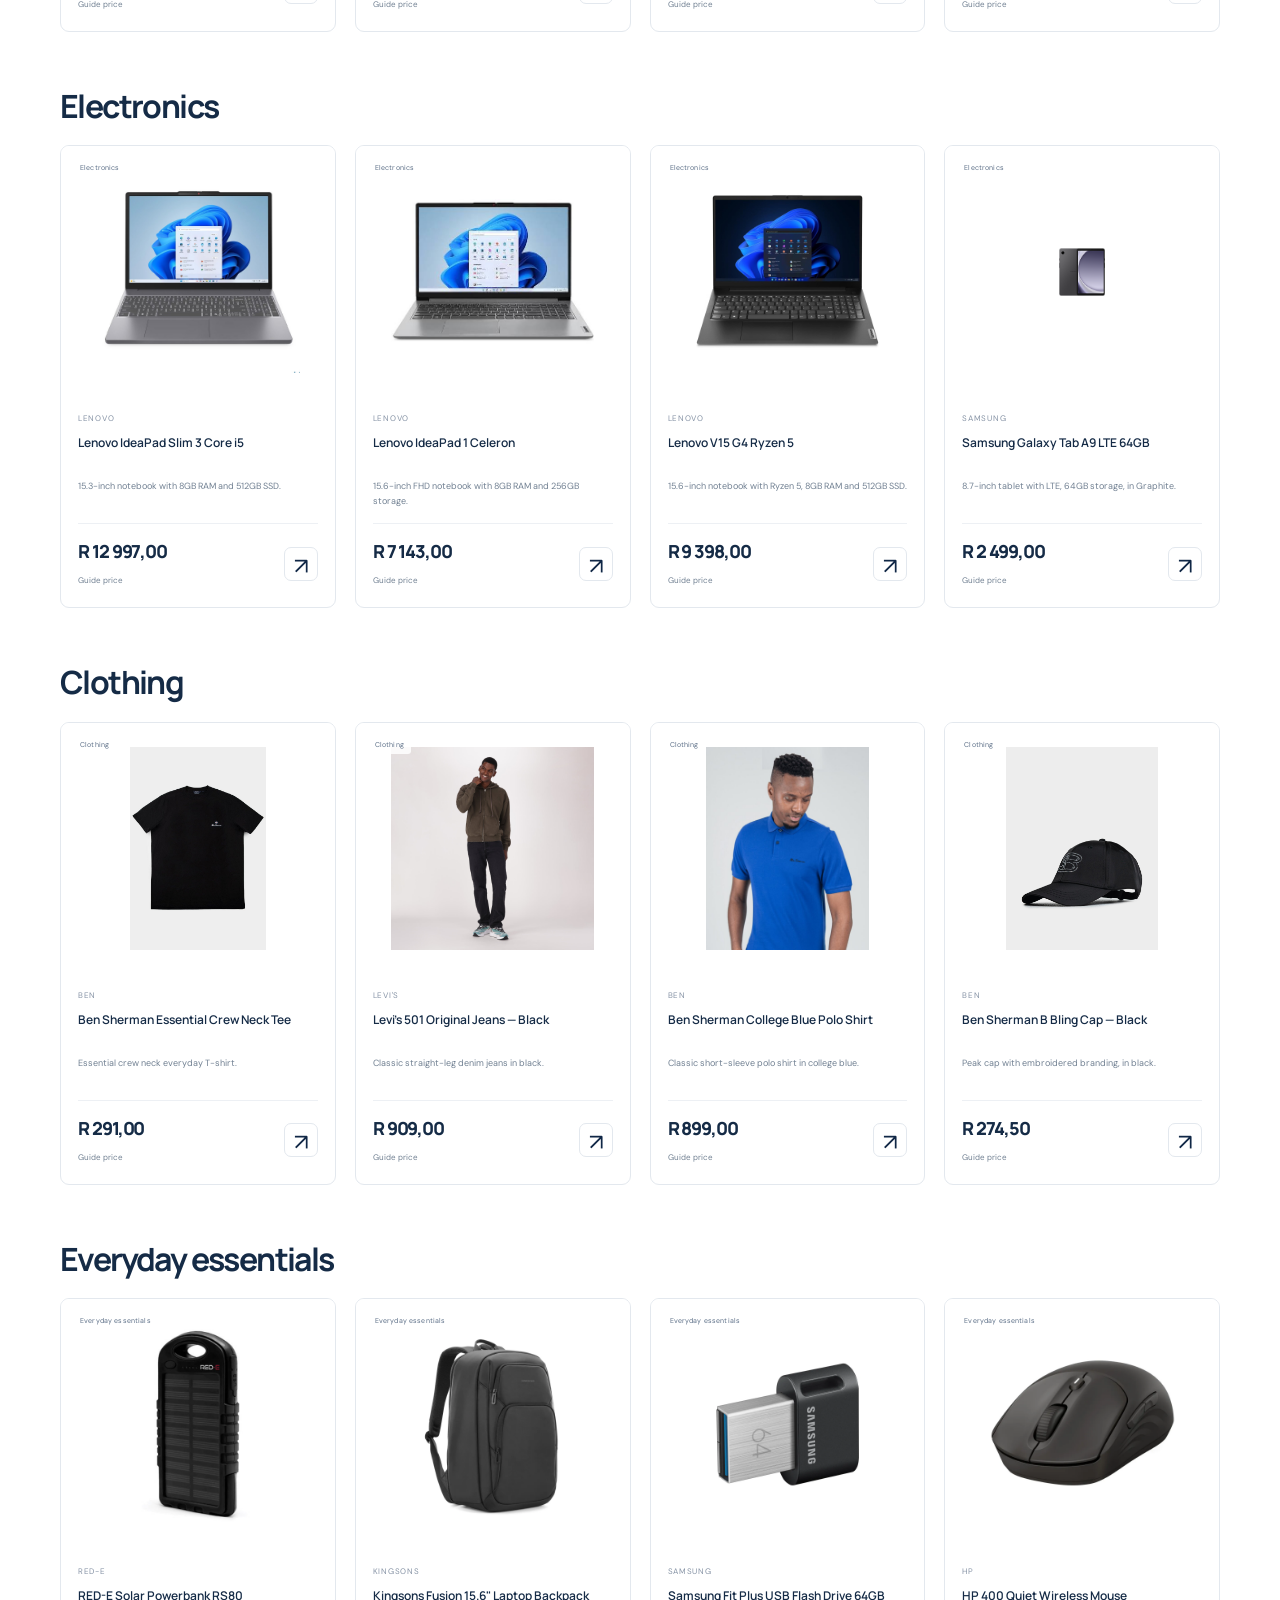
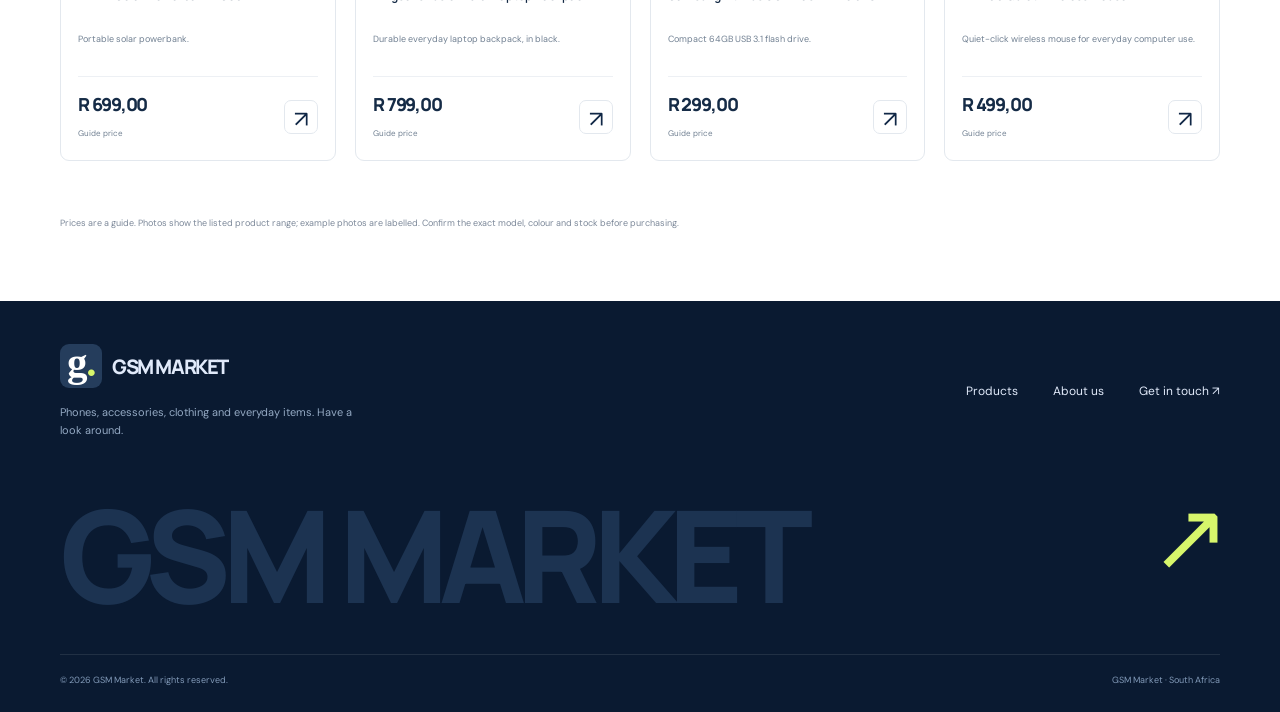
<file: products.html>
<!DOCTYPE html>
<html lang="en">
<head>
<meta charset="UTF-8">
<meta name="viewport" content="width=device-width, initial-scale=1.0">
<title>GSM Market | Products</title>
    <meta name="theme-color" content="#142d50">
    <link rel="stylesheet" href="styles.css">
</head>
<body class="products-page">
<a class="skip-link" href="#main-content">Skip to content</a>
<div class="announcement"><span>GSM MARKET · SOUTH AFRICA</span><p>A small shop for your everyday.</p><a href="contact.html">Have a question? Let’s talk ↗</a></div>
<header class="site-header">
<a class="brand" href="index.html" aria-label="GSM Market home"><span class="brand-mark" aria-hidden="true">g<span>.</span></span><span>GSM<span class="brand-light"> MARKET</span></span></a>
<div class="header-tools"><a href="contact.html" class="help-link">Need a hand?<strong>Talk to us ↗</strong></a></div>
</header><nav class="store-nav" aria-label="Main navigation"><a href="products.html">☰ &nbsp; Shop everything</a><a href="mobile-phones.html">Mobile phones</a><a href="accessories.html">Accessories</a><a href="electronics.html">Electronics</a><a href="clothing.html">Clothing</a><a href="everyday-items.html">Everyday essentials</a><a href="about.html">Our shop ↗</a></nav>

<main id="main-content" class="inner-page shop-page"><div class="catalogue-heading"><p class="eyebrow">THE GSM MARKET COLLECTION</p><h1>Find your next favourite.</h1><p>Small upgrades. Useful finds. All in one place.</p></div><nav class="catalogue-jump" aria-label="Jump to category"><a href="#mobile-phones">Mobile phones</a><a href="#accessories">Accessories</a><a href="#electronics">Electronics</a><a href="#clothing">Clothing</a><a href="#everyday-items">Everyday essentials</a></nav><section class="catalogue-group" id="mobile-phones"><div class="section-heading"><div><h2>Mobile phones</h2></div></div><div class="store-grid"><article class="store-card"><div class="store-card-image variant-0"><img src="assets/products/galaxy-a16-4g.png" alt="Samsung Galaxy A16 4G 128GB — product photo" loading="lazy"><span class="product-label">Mobile phones</span></div><div class="store-card-info"><span class="product-brand">Samsung</span><h3>Samsung Galaxy A16 4G 128GB</h3><p>128GB smartphone for everyday communication.</p><div class="store-card-bottom"><div><strong>R 2 899,00</strong><small>Guide price</small></div><a class="add-button" href="contact.html" aria-label="Ask about Samsung Galaxy A16 4G 128GB">↗</a></div></div></article><article class="store-card"><div class="store-card-image variant-1"><img src="assets/products/galaxy-a16-5g.png" alt="Samsung Galaxy A16 5G — product photo" loading="lazy"><span class="product-label">Mobile phones</span></div><div class="store-card-info"><span class="product-brand">Samsung</span><h3>Samsung Galaxy A16 5G</h3><p>5G smartphone for everyday use.</p><div class="store-card-bottom"><div><strong>R 1 999,90</strong><small>Guide price</small></div><a class="add-button" href="contact.html" aria-label="Ask about Samsung Galaxy A16 5G">↗</a></div></div></article><article class="store-card"><div class="store-card-image variant-2"><img src="assets/products/redmi-a5.webp" alt="Xiaomi Redmi A5 128GB — product photo" loading="lazy"><span class="product-label">Mobile phones</span></div><div class="store-card-info"><span class="product-brand">Xiaomi</span><h3>Xiaomi Redmi A5 128GB</h3><p>Budget-friendly 128GB smartphone with a large display and long battery life.</p><div class="store-card-bottom"><div><strong>R 1 999,00</strong><small>Guide price</small></div><a class="add-button" href="contact.html" aria-label="Ask about Xiaomi Redmi A5 128GB">↗</a></div></div></article><article class="store-card"><div class="store-card-image variant-0"><img src="assets/products/iphone-13.webp" alt="Apple iPhone 13 128GB in Midnight — pre-owned A grade product photo" loading="lazy"><span class="product-label">Mobile phones</span></div><div class="store-card-info"><span class="product-brand">Apple</span><h3>Apple iPhone 13 128GB (Pre-Owned, A Grade)</h3><p>Certified pre-owned 128GB iPhone in Midnight, A-grade condition.</p><div class="store-card-bottom"><div><strong>R 8 999,00</strong><small>Guide price</small></div><a class="add-button" href="contact.html" aria-label="Ask about Apple iPhone 13 128GB (Pre-Owned, A Grade)">↗</a></div></div></article></div></section><section class="catalogue-group" id="accessories"><div class="section-heading"><div><h2>Accessories</h2></div></div><div class="store-grid"><article class="store-card"><div class="store-card-image variant-0"><img src="assets/products/anker-zolo-30w.jpg" alt="Anker Zolo 30W USB-C Charger + Cable — product photo" loading="lazy"><span class="product-label">Accessories</span></div><div class="store-card-info"><span class="product-brand">Anker</span><h3>Anker Zolo 30W USB-C Charger + Cable</h3><p>Compact USB-C charger supplied with cable.</p><div class="store-card-bottom"><div><strong>R 499,00</strong><small>Guide price</small></div><a class="add-button" href="contact.html" aria-label="Ask about Anker Zolo 30W USB-C Charger + Cable">↗</a></div></div></article><article class="store-card"><div class="store-card-image variant-1"><img src="assets/products/baseus-cube-pro-65w.jpg" alt="Baseus Cube Pro 65W GaN 3-Port Charger — product photo" loading="lazy"><span class="product-label">Accessories</span></div><div class="store-card-info"><span class="product-brand">Baseus</span><h3>Baseus Cube Pro 65W GaN 3-Port Charger</h3><p>Compact 65W GaN wall charger with 2 USB-C ports and 1 USB-A port.</p><div class="store-card-bottom"><div><strong>R 799,00</strong><small>Guide price</small></div><a class="add-button" href="contact.html" aria-label="Ask about Baseus Cube Pro 65W GaN 3-Port Charger">↗</a></div></div></article><article class="store-card"><div class="store-card-image variant-2"><img src="assets/products/soundcore-a20i.webp" alt="Soundcore by Anker A20i True Wireless Earbuds — product photo" loading="lazy"><span class="product-label">Accessories</span></div><div class="store-card-info"><span class="product-brand">Soundcore</span><h3>Soundcore by Anker A20i True Wireless Earbuds</h3><p>True wireless earbuds with long battery life, in black.</p><div class="store-card-bottom"><div><strong>R 549,00</strong><small>Guide price</small></div><a class="add-button" href="contact.html" aria-label="Ask about Soundcore by Anker A20i True Wireless Earbuds">↗</a></div></div></article><article class="store-card"><div class="store-card-image variant-0"><img src="assets/products/body-glove-a16-case.webp" alt="Body Glove Samsung Galaxy A16 AstrX Case — product photo" loading="lazy"><span class="product-label">Accessories</span></div><div class="store-card-info"><span class="product-brand">Body</span><h3>Body Glove Samsung Galaxy A16 AstrX Case</h3><p>Protective case for the Samsung Galaxy A16, in black.</p><div class="store-card-bottom"><div><strong>R 299,00</strong><small>Guide price</small></div><a class="add-button" href="contact.html" aria-label="Ask about Body Glove Samsung Galaxy A16 AstrX Case">↗</a></div></div></article></div></section><section class="catalogue-group" id="electronics"><div class="section-heading"><div><h2>Electronics</h2></div></div><div class="store-grid"><article class="store-card"><div class="store-card-image variant-0"><img src="assets/products/lenovo-slim-3.jpg" alt="Lenovo IdeaPad Slim 3 Core i5 — product photo" loading="lazy"><span class="product-label">Electronics</span></div><div class="store-card-info"><span class="product-brand">Lenovo</span><h3>Lenovo IdeaPad Slim 3 Core i5</h3><p>15.3-inch notebook with 8GB RAM and 512GB SSD.</p><div class="store-card-bottom"><div><strong>R 12 997,00</strong><small>Guide price</small></div><a class="add-button" href="contact.html" aria-label="Ask about Lenovo IdeaPad Slim 3 Core i5">↗</a></div></div></article><article class="store-card"><div class="store-card-image variant-1"><img src="assets/products/lenovo-ideapad-1.jpg" alt="Lenovo IdeaPad 1 Celeron — product photo" loading="lazy"><span class="product-label">Electronics</span></div><div class="store-card-info"><span class="product-brand">Lenovo</span><h3>Lenovo IdeaPad 1 Celeron</h3><p>15.6-inch FHD notebook with 8GB RAM and 256GB storage.</p><div class="store-card-bottom"><div><strong>R 7 143,00</strong><small>Guide price</small></div><a class="add-button" href="contact.html" aria-label="Ask about Lenovo IdeaPad 1 Celeron">↗</a></div></div></article><article class="store-card"><div class="store-card-image variant-2"><img src="assets/products/lenovo-v15.jpg" alt="Lenovo V15 G4 Ryzen 5 — product photo" loading="lazy"><span class="product-label">Electronics</span></div><div class="store-card-info"><span class="product-brand">Lenovo</span><h3>Lenovo V15 G4 Ryzen 5</h3><p>15.6-inch notebook with Ryzen 5, 8GB RAM and 512GB SSD.</p><div class="store-card-bottom"><div><strong>R 9 398,00</strong><small>Guide price</small></div><a class="add-button" href="contact.html" aria-label="Ask about Lenovo V15 G4 Ryzen 5">↗</a></div></div></article><article class="store-card"><div class="store-card-image variant-0"><img src="assets/products/galaxy-tab-a9.png" alt="Samsung Galaxy Tab A9 LTE 64GB in Graphite — product photo" loading="lazy"><span class="product-label">Electronics</span></div><div class="store-card-info"><span class="product-brand">Samsung</span><h3>Samsung Galaxy Tab A9 LTE 64GB</h3><p>8.7-inch tablet with LTE, 64GB storage, in Graphite.</p><div class="store-card-bottom"><div><strong>R 2 499,00</strong><small>Guide price</small></div><a class="add-button" href="contact.html" aria-label="Ask about Samsung Galaxy Tab A9 LTE 64GB">↗</a></div></div></article></div></section><section class="catalogue-group" id="clothing"><div class="section-heading"><div><h2>Clothing</h2></div></div><div class="store-grid"><article class="store-card"><div class="store-card-image variant-0"><img src="assets/products/ben-sherman-tee.jpg" alt="Ben Sherman Essential Crew Neck Tee — product photo" loading="lazy"><span class="product-label">Clothing</span></div><div class="store-card-info"><span class="product-brand">Ben</span><h3>Ben Sherman Essential Crew Neck Tee</h3><p>Essential crew neck everyday T-shirt.</p><div class="store-card-bottom"><div><strong>R 291,00</strong><small>Guide price</small></div><a class="add-button" href="contact.html" aria-label="Ask about Ben Sherman Essential Crew Neck Tee">↗</a></div></div></article><article class="store-card"><div class="store-card-image variant-1"><img src="assets/products/levis-501-black.jpg" alt="Levi&#39;s 501 Original Jeans in black — product photo" loading="lazy"><span class="product-label">Clothing</span></div><div class="store-card-info"><span class="product-brand">Levi&#39;s</span><h3>Levi&#39;s 501 Original Jeans — Black</h3><p>Classic straight-leg denim jeans in black.</p><div class="store-card-bottom"><div><strong>R 909,00</strong><small>Guide price</small></div><a class="add-button" href="contact.html" aria-label="Ask about Levi&#39;s 501 Original Jeans — Black">↗</a></div></div></article><article class="store-card"><div class="store-card-image variant-2"><img src="assets/products/ben-sherman-polo.jpg" alt="Ben Sherman College Blue Polo Shirt — product photo" loading="lazy"><span class="product-label">Clothing</span></div><div class="store-card-info"><span class="product-brand">Ben</span><h3>Ben Sherman College Blue Polo Shirt</h3><p>Classic short-sleeve polo shirt in college blue.</p><div class="store-card-bottom"><div><strong>R 899,00</strong><small>Guide price</small></div><a class="add-button" href="contact.html" aria-label="Ask about Ben Sherman College Blue Polo Shirt">↗</a></div></div></article><article class="store-card"><div class="store-card-image variant-0"><img src="assets/products/ben-sherman-cap.jpg" alt="Ben Sherman B Bling Cap in black — product photo" loading="lazy"><span class="product-label">Clothing</span></div><div class="store-card-info"><span class="product-brand">Ben</span><h3>Ben Sherman B Bling Cap — Black</h3><p>Peak cap with embroidered branding, in black.</p><div class="store-card-bottom"><div><strong>R 274,50</strong><small>Guide price</small></div><a class="add-button" href="contact.html" aria-label="Ask about Ben Sherman B Bling Cap — Black">↗</a></div></div></article></div></section><section class="catalogue-group" id="everyday-items"><div class="section-heading"><div><h2>Everyday essentials</h2></div></div><div class="store-grid"><article class="store-card"><div class="store-card-image variant-0"><img src="assets/products/rede-rs80.jpg" alt="RED-E Solar Powerbank RS80 — product photo" loading="lazy"><span class="product-label">Everyday essentials</span></div><div class="store-card-info"><span class="product-brand">RED-E</span><h3>RED-E Solar Powerbank RS80</h3><p>Portable solar powerbank.</p><div class="store-card-bottom"><div><strong>R 699,00</strong><small>Guide price</small></div><a class="add-button" href="contact.html" aria-label="Ask about RED-E Solar Powerbank RS80">↗</a></div></div></article><article class="store-card"><div class="store-card-image variant-1"><img src="assets/products/kingsons-fusion-backpack.webp" alt="Kingsons Fusion 15.6 inch Laptop Backpack — product photo" loading="lazy"><span class="product-label">Everyday essentials</span></div><div class="store-card-info"><span class="product-brand">Kingsons</span><h3>Kingsons Fusion 15.6&quot; Laptop Backpack</h3><p>Durable everyday laptop backpack, in black.</p><div class="store-card-bottom"><div><strong>R 799,00</strong><small>Guide price</small></div><a class="add-button" href="contact.html" aria-label="Ask about Kingsons Fusion 15.6&quot; Laptop Backpack">↗</a></div></div></article><article class="store-card"><div class="store-card-image variant-2"><img src="assets/products/samsung-fit-plus-64gb.webp" alt="Samsung Fit Plus USB Flash Drive 64GB — product photo" loading="lazy"><span class="product-label">Everyday essentials</span></div><div class="store-card-info"><span class="product-brand">Samsung</span><h3>Samsung Fit Plus USB Flash Drive 64GB</h3><p>Compact 64GB USB 3.1 flash drive.</p><div class="store-card-bottom"><div><strong>R 299,00</strong><small>Guide price</small></div><a class="add-button" href="contact.html" aria-label="Ask about Samsung Fit Plus USB Flash Drive 64GB">↗</a></div></div></article><article class="store-card"><div class="store-card-image variant-0"><img src="assets/products/hp-400-wireless-mouse.webp" alt="HP 400 Quiet Wireless Mouse — product photo" loading="lazy"><span class="product-label">Everyday essentials</span></div><div class="store-card-info"><span class="product-brand">HP</span><h3>HP 400 Quiet Wireless Mouse</h3><p>Quiet-click wireless mouse for everyday computer use.</p><div class="store-card-bottom"><div><strong>R 499,00</strong><small>Guide price</small></div><a class="add-button" href="contact.html" aria-label="Ask about HP 400 Quiet Wireless Mouse">↗</a></div></div></article></div></section><p class="price-note">Prices are a guide. Photos show the listed product range; example photos are labelled. Confirm the exact model, colour and stock before purchasing.</p></main>

<footer class="site-footer"><div class="footer-top"><div><a class="brand" href="index.html"><span class="brand-mark" aria-hidden="true">g<span>.</span></span><span>GSM MARKET</span></a><p>Phones, accessories, clothing and everyday items. Have a look around.</p></div><nav aria-label="Footer navigation"><a href="products.html">Products</a><a href="about.html">About us</a><a href="contact.html">Get in touch ↗</a></nav></div><div class="footer-wordmark" aria-hidden="true">GSM MARKET<span>↗</span></div><div class="footer-bottom"><small>&copy; 2026 GSM Market. All rights reserved.</small><small>GSM Market · South Africa</small></div></footer>
</body>
</html>
</file>
<file: styles.css>
@import url('https://fonts.googleapis.com/css2?family=DM+Sans:wght@400;500;600;700&family=Manrope:wght@400;500;600;700;800&display=swap');
:root{--navy:#102746;--deep:#0a1a31;--ink:#152b46;--muted:#718092;--line:#e3e8ee;--lime:#d7f66b;--paper:#fff;--sans:'DM Sans',Arial,sans-serif;--display:Manrope,Arial,sans-serif;--max:1400px}*{box-sizing:border-box}html{scroll-behavior:smooth;scroll-padding-top:25px}body{margin:0;background:var(--paper);color:var(--ink);font:14px/1.65 var(--sans)}[hidden]{display:none!important}a{color:inherit;text-decoration:none}img{display:block;max-width:100%;height:auto}figure,p,h1,h2,h3{margin:0}p{margin-bottom:17px}h1,h2,h3{font-family:var(--display);line-height:1.2}h2{font-size:clamp(26px,2.5vw,35px);letter-spacing:-.05em;font-weight:700}button,input,textarea,select{font:inherit}button,a,summary{-webkit-tap-highlight-color:transparent}button{cursor:pointer}a,button{transition:background .2s,color .2s,transform .2s,border-color .2s}button:disabled{opacity:.4;cursor:not-allowed}a:focus-visible,button:focus-visible,input:focus-visible,select:focus-visible,textarea:focus-visible,summary:focus-visible{outline:3px solid #658fd0;outline-offset:4px}a:hover{color:#426fa4}strong{font-weight:600}small{font-size:11px}.sr-only,.skip-link:not(:focus){position:absolute;width:1px;height:1px;overflow:hidden;clip-path:inset(50%)}.skip-link:focus{position:fixed;top:12px;left:12px;z-index:100;background:white;padding:15px}.announcement{background:var(--navy);color:#e8eff9;display:flex;align-items:center;justify-content:space-between;padding:8px max(40px,calc((100vw - 1280px)/2));font-size:10px;gap:20px}.announcement>span{letter-spacing:.12em;font-size:9px}.announcement p{margin:0}.announcement a{color:var(--lime)}.site-header{max-width:var(--max);margin:auto;padding:25px 60px;display:flex;align-items:center;gap:45px;justify-content:space-between}.brand{display:inline-flex;gap:10px;align-items:center;font-family:var(--display);font-size:20px;font-weight:800;letter-spacing:-.07em;white-space:nowrap}.brand-light{font-weight:500}.brand-mark{width:42px;height:44px;display:flex;justify-content:center;align-items:center;font:700 41px/.7 Georgia,serif;background:var(--navy);color:white;padding-bottom:8px;border-radius:9px}.brand-mark span{color:var(--lime)}.header-tools{display:flex;align-items:center;gap:25px}.help-link{font-size:9px;color:var(--muted);white-space:nowrap}.help-link strong{display:block;color:var(--ink);font-size:11px}.store-nav{border-top:1px solid var(--line);border-bottom:1px solid var(--line);display:flex;justify-content:space-between;gap:20px;padding:14px max(60px,calc((100vw - 1280px)/2));font-size:11px;white-space:nowrap}.store-nav a:first-child{font-weight:700;padding-right:30px;border-right:1px solid var(--line)}.store-nav a:last-child{margin-left:auto;color:var(--muted)}.store-nav a[aria-current]{font-weight:700;color:#4977ac}.eyebrow{font-size:9px;letter-spacing:.16em;font-weight:700;margin-bottom:17px}.button{display:inline-flex;align-items:center;justify-content:center;gap:27px;padding:15px 22px;background:var(--navy);color:white;border:1px solid var(--navy);border-radius:5px;font-size:12px;font-weight:600;cursor:pointer}.button:hover{background:#254875;color:white;transform:translateY(-2px)}.button span{font-size:18px}.lime-button{background:var(--lime);color:var(--navy);border-color:var(--lime)}.lime-button:hover{background:#e4ff92;color:var(--navy)}.text-link{font-size:12px;font-weight:500;border-bottom:1px solid #a8b8ca;padding-bottom:4px;white-space:nowrap}main{max-width:var(--max);padding:0 60px;margin:auto}main>section{margin:66px 0}.section-heading{display:flex;justify-content:space-between;align-items:flex-end;gap:25px;margin-bottom:28px}.section-heading .eyebrow{color:#6b8098;margin-bottom:9px}
/* Campaign — sculptural device artwork, oversized type and electric lime. */
main>.campaign{margin:26px 0 0}.campaign{display:grid;grid-template-columns:1.04fr 1fr;background:var(--navy);min-height:530px;border-radius:14px;position:relative;overflow:hidden;color:white}.campaign-copy{padding:51px 0 34px 47px;position:relative;z-index:2;display:flex;flex-direction:column;align-items:flex-start}.campaign .eyebrow{font-size:9px;display:flex;align-items:center;gap:9px;color:#d6e2f3}.campaign .eyebrow>span{height:6px;width:6px;background:var(--lime);border-radius:50%;box-shadow:0 0 0 4px #d7f66b16}.campaign h1{font-size:clamp(48px,5.3vw,74px);font-weight:800;letter-spacing:-.065em;line-height:1.04;margin:15px 0 23px}.campaign h1 em{color:var(--lime);font-style:normal}.campaign-copy>p:not(.eyebrow){font-size:13px;max-width:325px;line-height:1.85;color:#becce0;margin-bottom:27px}.campaign .button{font-size:11px}.campaign-foot{display:flex;align-items:center;gap:24px;padding-top:27px;margin-top:auto;flex-wrap:wrap}.campaign-foot>span{font-size:7px;letter-spacing:.1em;color:#8ca4c3}.campaign-foot a{font-size:9px;color:#d1dceb}.campaign-art{position:relative;min-width:0;background:radial-gradient(ellipse at 45% 48%,#345a84 0%,#142e50 58%,#102746 76%)}.campaign-phone{position:absolute;width:106%;max-width:none;left:-8%;top:0;filter:drop-shadow(15px 22px 20px #05132755);z-index:2;transform:rotate(5deg)}.hero-word{position:absolute;top:43%;left:-12%;font-family:var(--display);font-size:104px;font-weight:800;letter-spacing:-.07em;color:#ffffff06;transform:rotate(-90deg);white-space:nowrap}.orbit{position:absolute;border:1px solid #ffffff13;border-radius:50%;width:480px;height:480px;left:-5%;top:9%}.orbit-two{width:370px;height:370px;left:5%;top:19%;border-style:dashed}.spec-chip{position:absolute;bottom:42px;left:0;z-index:3;background:#fffffff0;backdrop-filter:blur(8px);padding:14px 20px;border-radius:7px;color:var(--navy);box-shadow:0 10px 30px #0002;transform:rotate(-4deg);min-width:215px}.spec-chip>span{font-size:7px;letter-spacing:.12em;color:#77899e}.spec-chip strong{display:block;font-size:12px;margin:3px 0}.spec-chip small{font-size:9px;display:block}.spec-chip small span{float:right}.round-shop{position:absolute;right:30px;top:35px;z-index:4;background:var(--lime);border-radius:50%;width:83px;height:83px;display:flex;align-items:center;justify-content:center;flex-direction:column;color:var(--navy);font-size:9px;font-weight:700;line-height:1.35;transform:rotate(12deg)}.round-shop:hover{transform:rotate(0deg);color:var(--navy)}.round-shop span{font-size:21px}.illustration-label{position:absolute;right:23px;bottom:14px;font-size:7px;color:#9fb1c9;margin:0}.service-strip{display:grid;grid-template-columns:repeat(4,1fr);border-bottom:1px solid var(--line);padding:26px 0;gap:24px}.service-strip>div{display:flex;align-items:center;gap:13px}.service-strip>div>span{font-size:25px;line-height:1;color:#526f92}.service-strip p{margin:0}.service-strip strong{display:block;font-size:10px;font-weight:600}.service-strip small{font-size:9px;color:var(--muted)}
/* Departments */
.departments{display:grid;grid-template-columns:repeat(5,1fr);gap:18px}.departments>a{min-width:0;text-align:center}.departments>a>div{aspect-ratio:1.18;background:#f0f3f7;border-radius:10px;position:relative;overflow:hidden;margin-bottom:15px}.departments>a:nth-child(2)>div{background:#f3f1ed}.departments>a:nth-child(3)>div{background:#eef2ef}.departments>a:nth-child(4)>div{background:#f0edf2}.departments>a:nth-child(5)>div{background:#eef1f6}.departments img{width:100%;height:100%;object-fit:contain;transition:transform .35s}.departments a:hover img{transform:scale(1.08)}.departments a>div>span{position:absolute;bottom:12px;right:12px;background:white;width:23px;height:23px;border-radius:50%;font-size:13px;display:grid;place-items:center}.departments strong{font-size:12px}.departments small{display:block;font-size:9px;color:var(--muted);margin-top:3px}
/* Catalogue */
.store-grid{display:grid;grid-template-columns:repeat(4,minmax(0,1fr));gap:24px 19px}.store-card{min-width:0;border:1px solid var(--line);border-radius:9px;overflow:hidden;transition:box-shadow .25s,transform .25s;background:white}.store-card:hover{box-shadow:0 12px 30px #152b4610;transform:translateY(-4px)}.store-card-image{aspect-ratio:1.13;background:#f3f5f8;position:relative}.store-card-image img{width:100%;height:100%;object-fit:contain;transition:transform .4s}.store-card:hover img{transform:scale(1.04)}.variant-1{background:#edf2f4}.variant-2{background:#f0eff5}.variant-1 img{filter:none}.variant-2 img{filter:none}.product-label{position:absolute;top:12px;left:12px;pointer-events:none;font-size:7px;letter-spacing:.02em;border-radius:3px;background:#ffffffd9;padding:4px 7px;color:#5c6f87}.store-card-info{padding:17px}.product-brand{font-size:8px;letter-spacing:.09em;text-transform:uppercase;color:#8693a5}.store-card h3{margin-top:6px;line-height:1.5;min-height:37px;font-size:12px;font-weight:600}.store-card-info>p{font-size:9px;color:var(--muted);margin:8px 0 15px;line-height:1.6;min-height:29px}.store-card-bottom{display:flex;justify-content:space-between;align-items:center;gap:10px;padding-top:13px;border-top:1px solid #edf0f4}.store-card-bottom strong{display:block;font-size:18px;letter-spacing:-.06em;font-family:var(--display);font-weight:800}.store-card-bottom small{font-size:8px;color:var(--muted)}.add-button{border:1px solid var(--line);background:white;border-radius:7px;width:34px;height:34px;font-size:23px;color:var(--navy);display:grid;place-items:center}.add-button:hover{background:var(--navy);color:white;border-color:var(--navy)}.price-note{font-size:9px;color:#7c8899;margin-top:18px}.catalogue-heading{background:#f0f4f8;padding:32px;border-radius:10px;margin-bottom:35px}.catalogue-heading .eyebrow{font-size:9px}.catalogue-heading h1{font-size:44px;margin-bottom:15px;letter-spacing:-.055em}.catalogue-heading p:last-child{font-size:13px;color:var(--muted);margin:0}.catalogue-jump{display:flex;gap:7px;flex-wrap:wrap;margin-bottom:45px}.catalogue-jump a{border:1px solid var(--line);background:white;padding:8px 16px;border-radius:5px;color:#637388;font-size:10px}.catalogue-jump a:hover{border-color:var(--navy);color:var(--navy)}.catalogue-group{scroll-margin-top:25px}.catalogue-group .section-heading{margin-bottom:20px}
/* Merchandising panels */
.editorial-promos{display:grid;grid-template-columns:1.25fr 1fr;gap:23px}.editorial-promos>a{position:relative;min-height:320px;border-radius:12px;overflow:hidden;display:block}.work-promo{background:#e6edf5;padding:33px}.work-promo>div{position:relative;z-index:2}.work-promo h2{font-size:37px}.work-promo img{position:absolute;width:67%;right:-7%;bottom:-12%;z-index:1;transform:rotate(-9deg)}.promo-link{display:inline-block;margin-top:28px;border-bottom:1px solid #7990ad;font-size:11px;padding-bottom:4px}.promo-watermark{position:absolute;bottom:5px;left:25px;font-family:var(--display);font-size:73px;font-weight:800;letter-spacing:-.05em;color:#10274607}.style-promo>img{position:absolute;width:100%;height:100%;object-fit:cover;object-position:center 30%}.style-promo::after{content:'';position:absolute;inset:0;background:linear-gradient(90deg,#081523d9,#08152333)}.style-promo>div{position:relative;z-index:1;padding:33px;color:white}.style-promo .eyebrow{color:#c7d7e9}.style-promo h2{font-size:37px}.style-promo .promo-link{border-color:#ffffff70}.under-budget{display:grid;grid-template-columns:.75fr 2fr;gap:32px;align-items:center;padding:34px;background:#f4f6f9;border-radius:12px}.under-budget h2{font-size:35px;margin-bottom:20px}.under-budget h2 em{font-style:normal;color:#56769f}.under-budget>div>p:not(.eyebrow){font-size:12px;color:var(--muted)}.under-budget .button{padding:12px 17px;font-size:10px}.under-budget>div>small{display:block;font-size:8px;color:var(--muted);margin-top:14px}.under-budget .store-grid{grid-template-columns:repeat(3,minmax(0,1fr));gap:13px}.under-budget .store-card-info{padding:12px}.under-budget .store-card-bottom strong{font-size:16px}.under-budget .store-card-info>p{font-size:8px}.shop-story{display:grid;grid-template-columns:1fr 1fr;gap:65px;align-items:center}.story-photo{height:330px;border-radius:10px;overflow:hidden;position:relative}.story-photo img{width:100%;height:100%;object-fit:cover}.story-photo::after{content:'';position:absolute;inset:45% 0 0;background:linear-gradient(transparent,#081b32aa)}.story-photo>span{position:absolute;bottom:25px;left:28px;color:white;font-family:var(--display);font-size:26px;font-weight:700;line-height:1.2;letter-spacing:-.04em;z-index:1}.shop-story h2{margin-bottom:22px}.shop-story>div>p:not(.eyebrow){color:var(--muted);font-size:13px;max-width:440px}.shop-story .text-link{display:inline-block;margin-top:7px}.store-faq{display:grid;grid-template-columns:.8fr 1.2fr;gap:70px;padding-top:35px;border-top:1px solid var(--line)}.faq-list{border-top:1px solid var(--line)}.faq-list details{border-bottom:1px solid var(--line)}.faq-list summary{list-style:none;padding:20px 28px 20px 0;position:relative;font-size:12px;cursor:pointer;font-weight:500}.faq-list summary::-webkit-details-marker{display:none}.faq-list summary::after{content:'+';position:absolute;right:0;top:14px;font-size:22px;font-weight:400;color:#6f87a4}.faq-list details[open] summary::after{content:'−'}.faq-list p{font-size:12px;color:var(--muted);padding-right:20px;margin-bottom:22px}
/* Real shopping interactions */
/* Interior pages and footer */
.inner-page{padding-top:35px;min-height:60vh}.inner-page h1{font-size:clamp(35px,4.5vw,56px);letter-spacing:-.055em;margin:15px 0 25px}.inner-page>section{margin:35px 0 55px}.inner-page section>p{max-width:750px;color:var(--muted);font-size:14px;line-height:1.85;margin-top:18px}.about-note{padding:30px;background:#eff3f8;border-left:3px solid var(--navy)}.info-table{border-collapse:collapse;width:100%;background:white;margin:25px 0}.info-table th,.info-table td{text-align:left;padding:16px;border-bottom:1px solid var(--line);font-size:13px;overflow-wrap:anywhere}.info-table th{background:#edf2f8;font-weight:500}hr{border:0;border-top:1px solid var(--line);margin:30px 0}form#enquiry-form{max-width:800px;padding:28px;background:#f6f8fa;border:1px solid var(--line);border-radius:9px}#enquiry-form label{font-size:12px;display:inline-block;margin-bottom:7px}#enquiry-form input,#enquiry-form textarea{width:100%;border:1px solid #cfd8e3;padding:12px;background:white;border-radius:4px;font-size:13px;color:var(--ink)}#enquiry-form textarea{resize:vertical;min-height:200px}#enquiry-form button{border:1px solid var(--navy);padding:12px 18px;background:var(--navy);color:white;border-radius:4px;font-size:12px}#enquiry-form button[type=reset]{background:transparent;color:var(--navy);margin-left:8px}.contact-setup-note{padding:17px;background:#edf2f8;border-left:3px solid #607fa4}.inner-page li a{text-decoration:underline;text-underline-offset:4px}.site-footer{background:var(--deep);color:#e1eafa;padding:43px max(60px,calc((100vw - 1280px)/2)) 24px;margin-top:70px}.footer-top{display:flex;justify-content:space-between;gap:35px;align-items:center}.footer-top p{font-size:11px;color:#94a9c3;max-width:310px;margin:15px 0 0}.site-footer .brand-mark{background:#253d5c}.footer-top nav{display:flex;gap:35px;font-size:12px}.footer-wordmark{display:flex;justify-content:space-between;font-family:var(--display);font-size:clamp(45px,10vw,145px);font-weight:800;letter-spacing:-.075em;color:#1c3351;line-height:1.25;padding:35px 0 20px;white-space:nowrap}.footer-wordmark>span{color:var(--lime);font-weight:400;font-size:.75em}.footer-bottom{border-top:1px solid #ffffff18;display:flex;justify-content:space-between;padding-top:18px;gap:15px;color:#829ab8}.footer-bottom small{font-size:9px}
@media(min-width:1500px){.campaign{min-height:550px}.campaign-copy{padding-top:57px}}
@media(max-width:1150px){main,.site-header{padding-left:32px;padding-right:32px}.site-header{gap:25px}.store-nav{padding-left:32px;padding-right:32px;gap:15px;font-size:10px}.store-nav a:first-child{padding-right:15px}.site-footer{padding-left:32px;padding-right:32px}.help-link{display:none}.campaign-copy{padding-left:32px;padding-top:40px}.campaign{min-height:495px}.campaign h1{font-size:60px}.campaign-phone{top:35px;width:118%;left:-12%}.round-shop{right:18px;top:25px;width:68px;height:68px;font-size:8px}.spec-chip{bottom:45px;min-width:190px}.campaign-foot{gap:12px}.service-strip{gap:17px}.service-strip strong{font-size:9px}.service-strip small{font-size:8px}.store-card-info{padding:13px}.store-card h3{font-size:11px}.under-budget{grid-template-columns:1fr 2.4fr;padding:25px;gap:23px}.under-budget .store-grid{grid-template-columns:repeat(2,minmax(0,1fr))}.under-budget .store-card:last-child{display:none}.shop-story{gap:35px}.work-promo h2,.style-promo h2{font-size:33px}}
@media(max-width:850px){.store-nav{flex-wrap:wrap;justify-content:center;gap:10px 22px}.store-nav a:last-child{margin-left:0}.site-header{flex-wrap:wrap;gap:20px}.header-tools{margin-left:auto}.announcement{padding-left:32px;padding-right:32px}.announcement p{display:none}.campaign{min-height:460px}.campaign h1{font-size:48px}.campaign-copy{padding:35px 0 28px 28px}.campaign-copy>p:not(.eyebrow){font-size:12px;max-width:270px}.campaign-phone{top:70px;width:125%;left:-15%}.campaign-foot>span{display:none}.spec-chip{bottom:55px;padding:11px 14px;min-width:165px;left:4px}.spec-chip strong{font-size:10px}.campaign .eyebrow{font-size:8px}.service-strip{grid-template-columns:repeat(2,1fr);gap:20px}.departments{gap:10px}.departments strong{font-size:10px}.departments small{font-size:8px}.store-grid{grid-template-columns:repeat(3,minmax(0,1fr));gap:17px}.editorial-promos{gap:15px}.work-promo,.style-promo>div{padding:25px}.work-promo h2,.style-promo h2{font-size:30px}.editorial-promos>a{min-height:290px}.under-budget{grid-template-columns:1fr;padding:26px}.under-budget>div:first-child{max-width:500px}.under-budget h2 br{display:none}.under-budget .store-grid{grid-template-columns:repeat(3,minmax(0,1fr))}.under-budget .store-card:last-child{display:block}.shop-story h2{font-size:28px}.story-photo{height:350px}.store-faq{gap:35px}.store-faq h2{font-size:29px}}
@media(max-width:600px){main{padding:0 18px}main>section{margin:43px 0}.announcement{padding:8px 18px;font-size:8px;gap:10px}.announcement>span{font-size:7px;letter-spacing:.05em}.announcement a{font-size:8px}.site-header{padding:19px 18px 16px;gap:16px}.brand{font-size:18px;gap:8px}.brand-mark{width:34px;height:36px;font-size:34px;border-radius:7px}.header-tools{gap:0}.store-nav{padding:12px 18px;gap:10px 19px;justify-content:flex-start;font-size:9px;white-space:normal}.store-nav a:first-child{border:0;padding:0}.store-nav a:last-child{display:none}.campaign{grid-template-columns:1fr;border-radius:10px;min-height:0}main>.campaign{margin-top:18px}.campaign-copy{padding:32px 25px 20px}.campaign h1{font-size:51px;margin-top:9px;margin-bottom:20px}.campaign-copy>p:not(.eyebrow){font-size:12px;max-width:280px;margin-bottom:23px}.campaign .eyebrow{font-size:8px;margin-bottom:12px}.campaign .button{padding:12px 18px;font-size:10px}.campaign-foot{padding-top:20px;margin-top:0}.campaign-foot a{font-size:9px}.campaign-art{height:330px;background:radial-gradient(ellipse at 50% 45%,#385d89 0%,#142e50 60%,#102746 80%)}.campaign-phone{width:340px;max-width:none;left:calc(50% - 170px);top:-30px}.hero-word{font-size:65px;top:28%;left:-10%;color:#ffffff08}.orbit{width:300px;height:300px;left:calc(50% - 150px);top:0}.orbit-two{width:240px;height:240px;left:calc(50% - 120px);top:30px}.round-shop{top:0;right:17px;width:64px;height:64px;font-size:7px}.spec-chip{left:20px;bottom:26px;min-width:166px}.illustration-label{font-size:6px;right:12px;bottom:12px}.service-strip{gap:18px 12px;padding:22px 0}.service-strip>div{gap:8px;align-items:flex-start}.service-strip>div>span{font-size:21px;margin-top:4px}.service-strip strong{font-size:9px;line-height:1.5}.service-strip small{font-size:8px;line-height:1.5;display:block;margin-top:3px}.section-heading{gap:15px;align-items:flex-start}.section-heading .text-link{font-size:9px;align-self:flex-end;flex-shrink:0}.section-heading h2{font-size:25px}.section-heading .eyebrow{font-size:8px;margin-bottom:8px}.departments{grid-template-columns:repeat(3,minmax(0,1fr));gap:21px 12px}.departments>a>div{border-radius:8px;margin-bottom:10px}.departments>a>div>span{width:19px;height:19px;font-size:11px;right:7px;bottom:7px}.departments strong{font-size:10px;line-height:1.4;display:block}.departments small{font-size:8px}.store-grid{grid-template-columns:repeat(2,minmax(0,1fr));gap:15px 11px}.store-card{border-radius:7px}.store-card:hover{transform:none}.store-card-image{aspect-ratio:1;padding:9px 2px}.product-label{top:8px;left:8px;font-size:6px;padding:3px 5px}.store-card-info{padding:12px 10px}.product-brand{font-size:7px}.store-card h3{font-size:10px;min-height:45px}.store-card-info>p{font-size:8px;min-height:38px;margin-bottom:10px}.store-card-bottom{padding-top:11px;gap:5px}.store-card-bottom strong{font-size:15px}.store-card-bottom small{font-size:7px}.add-button{width:28px;height:28px;font-size:19px;border-radius:5px}.price-note{font-size:8px;line-height:1.6}.home-products .section-heading{flex-direction:column}.home-products .section-heading .text-link{align-self:flex-start}.editorial-promos{grid-template-columns:1fr;gap:17px}.editorial-promos>a{min-height:285px}.work-promo h2,.style-promo h2{font-size:33px}.work-promo img{width:72%;right:-13%;bottom:-15%}.style-promo>img{object-position:center 35%}.promo-link{font-size:10px}.under-budget{padding:24px 17px}.under-budget h2{font-size:30px}.under-budget .store-grid{grid-template-columns:repeat(2,minmax(0,1fr));gap:10px}.under-budget .store-card:last-child{display:none}.under-budget .store-card-info{padding:10px}.under-budget .store-card-bottom strong{font-size:14px}.under-budget .store-card-info>p{font-size:8px}.under-budget .add-button{width:25px;height:25px}.shop-story{grid-template-columns:1fr;gap:27px}.story-photo{height:280px}.shop-story h2{font-size:28px}.shop-story>div>p:not(.eyebrow){font-size:12px}.store-faq{grid-template-columns:1fr;gap:24px;padding-top:25px}.store-faq h2 br{display:none}.faq-list summary{font-size:11px}.faq-list p{font-size:11px}.catalogue-heading{padding:25px 20px}.catalogue-heading h1{font-size:33px}.catalogue-heading p:last-child{font-size:12px}.inner-page{padding-top:24px}.inner-page h1{font-size:35px}.inner-page section>p{font-size:13px}.inner-page h2{font-size:28px}.info-table th,.info-table td{padding:12px 8px;font-size:11px}form#enquiry-form{padding:20px}#enquiry-form button{font-size:11px;padding:11px 14px}.site-footer{padding:33px 18px 22px;margin-top:45px}.footer-top{flex-direction:column;align-items:flex-start;gap:25px}.footer-top nav{gap:27px;font-size:11px}.footer-top p{font-size:10px}.footer-wordmark{font-size:10.6vw;padding:30px 0 20px}.footer-bottom small{font-size:8px}.about-note{padding:23px}}
@media(prefers-reduced-motion:reduce){html{scroll-behavior:auto}*,*::before,*::after{transition:none!important}}

/* Real product photography: preserve colour and show the entire product. */
.store-card-image,.variant-1,.variant-2{background:#fff}
.store-card-image{padding:24px 18px 15px}
.store-card-image img{object-fit:contain}
.example-photo-label{position:absolute;bottom:7px;left:10px;font-size:7px;color:#526680;background:#ffffffed;border:1px solid #e1e7ef;padding:2px 5px;border-radius:3px;pointer-events:none}
.departments>a>div,.departments>a:nth-child(n)>div{background:white;border:1px solid var(--line)}
.departments img{object-fit:contain;padding:16px}
.campaign-phone{width:106%;height:100%;left:-4%;top:0;object-fit:contain;transform:rotate(-8deg);filter:drop-shadow(15px 20px 18px #06142955)}
.work-promo{background:white;border:1px solid var(--line)}
.work-promo img{width:58%;height:86%;object-fit:contain;right:-3%;bottom:0;transform:rotate(-6deg)}
@media(max-width:600px){.campaign-phone{width:115%;height:100%;left:-8%;top:-5px}.departments img{padding:10px}.store-card-image{padding:24px 10px 16px}.example-photo-label{font-size:6px;left:6px;bottom:5px}.work-promo img{width:65%;height:73%;right:-5%;bottom:-2%}}
</file>
